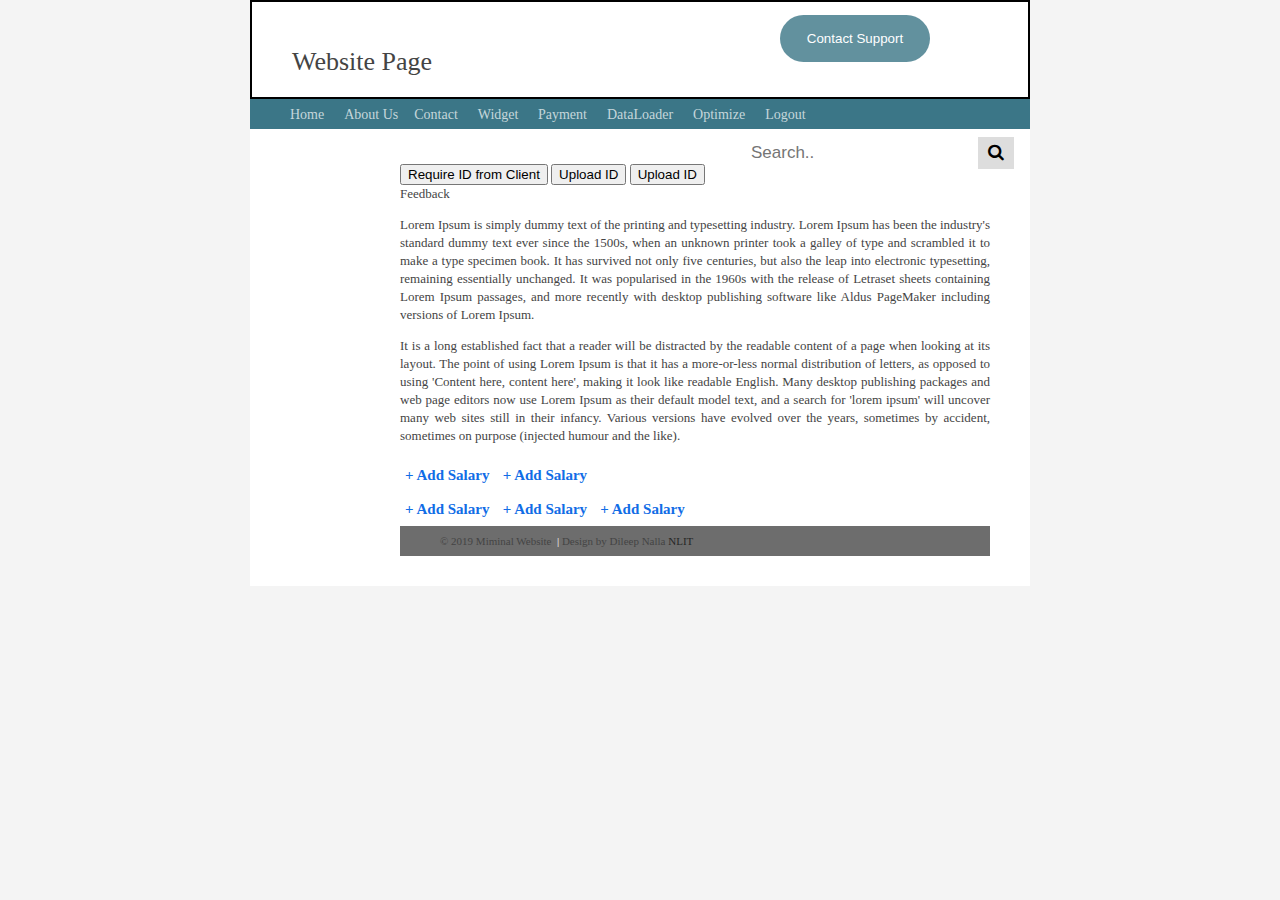
<file: Index.HTML>
<!DOCTYPE html>

<html>

<head>
  <title>Index Page</title>
  <link rel="stylesheet" type="text/css" href="css/Style.css">
  <script type="text/javascript" src="js/scripts.js"></script>
  <link rel="stylesheet" href="https://cdnjs.cloudflare.com/ajax/libs/font-awesome/4.7.0/css/font-awesome.min.css">

</head>

<body>
  <div class="container">
    <header class="header">
      <a class="Link-title" href="./Index.HTML">Website Page</a>
      <Input type="button" class="open-button" onclick="openForm()" value="Contact Support"></Input>
      <div class="form-popup" id="myForm">
        <form action="./Index.HTML" class="Sform-container">
          <h1>Submit a Ticket</h1>
          <br />
          <hr>
          <!-- <label for="URL"><b>URL</b></label>
            <p id="url"></p> -->
          <br />
          <span>
            <label for="Category"><b>Category:</b></label>
            <select id="category">
              <option value="">--select--</option>
              <option id="cat1" value="Custom Feedback Category -1">Custom Feedback Category -1</option>
              <option id="cat2" value="Custom Feedback Category -2">Custom Feedback Category -2</option>
              <option id="cat3" value="Custom Feedback Category -3">Custom Feedback Category -3</option>
              <option id="cat4" value="Custom Feedback Category -4">Custom Feedback Category -4</option>
            </select>
          </span>
          <br />
          <br />
          <label for="Subject"><b>Subject</b></label>
          <input type="text" id="subject" name="Subject">
          <br />
          <label for="Description"><b>Description</b></label>
          <textarea name="Message" id="description" cols="30" rows="10" required>
            </textarea>
          <br />
          <button type="submit" class="btn" onclick="createTicket()">Submit</button>

          <button type="button" class="btn cancel" onclick="closeForm()">Close</button>
        </form>
      </div>
    </header>

    <nav class="menu">

      <a href="./Index.HTML">Home</a> &nbsp;&nbsp;&nbsp;
      <a href="./About.HTML">About Us</a>&nbsp;&nbsp;&nbsp;
      <a href="./Contact.HTML">Contact</a> &nbsp;&nbsp;&nbsp;
      <a href="./Widget.html">Widget </a> &nbsp;&nbsp;&nbsp;
      <a href="./Payment.html">Payment</a> &nbsp;&nbsp;&nbsp;
      <a href="./dataloader.html">DataLoader</a> &nbsp;&nbsp;&nbsp;
      <a href="./Optimize.html">Optimize</a> &nbsp;&nbsp;&nbsp;
      <a href="./Login.HTML" onclick="deleteAllCookies()">Logout</a>



    </nav>

    <div class="search-container">
    
        <input type="text" id="searchbar" placeholder="Search.." name="search">
        <button  onclick="captureSearchtext()"><i class="fa fa-search"></i></button>
      
    </div>

    <article class="main">

      <!-- <img src="http://placehold.it/300x200" alt="">  -->

      
      <div>
        <Span>
          <button class="btn btn-primary" onclick="showengagement()">Require ID from Client</button>
        </Span>
        <Span>
          <button id="uploadid" onclick="launchZendeskChat()" class="btn btn-primary">Upload ID</button>
        </Span>
        <Span>
          <button id="uploadid" onclick="launchZendeskChat()" class="btn btn-primary">Upload ID</button>
        </Span>

      </div>

      

      <div>
        <span class="feedback" onclick="launchZendeskChat()">Feedback</span>

        <p>Lorem Ipsum is simply dummy text of the printing and typesetting industry. Lorem Ipsum has been the
          industry's
          standard dummy text ever since the 1500s, when an unknown printer took a galley of type and scrambled it to
          make
          a type specimen book. It has survived not only five centuries, but also the leap into electronic typesetting,
          remaining essentially unchanged. It was popularised in the 1960s with the release of Letraset sheets
          containing
          Lorem Ipsum passages, and more recently with desktop publishing software like Aldus PageMaker including
          versions
          of Lorem Ipsum.</p>
        <p>It is a long established fact that a reader will be distracted by the readable content of a page when looking
          at its layout. The point of using Lorem Ipsum is that it has a more-or-less normal distribution of letters, as
          opposed to using 'Content here, content here', making it look like readable English. Many desktop publishing
          packages and web page editors now use Lorem Ipsum as their default model text, and a search for 'lorem ipsum'
          will uncover many web sites still in their infancy. Various versions have evolved over the years, sometimes by
          accident, sometimes on purpose (injected humour and the like).</p>
      </div>
      <div>
        <button class="test_glassdoor test_glassdoor_1" data-test-btn="addSalary" onclick="addSalary()">
          <span>+ Add Salary</span>
        </button>

        <button class="test_glassdoor test_glassdoor_1" data-test-btn="addSalary" onclick="addSalary()">
          <span>+ Add Salary</span>
        </button>



      </div>


      <div>
        <button class="test_glassdoor test_glassdoor_1" data-test-btn="addSalary" onclick="addSalary()">
          <span>+ Add Salary</span>
        </button>

        <button class="test_glassdoor test_glassdoor_1" data-test-btn="addSalary" onclick="addSalary()">
          <span>+ Add Salary</span>
        </button>

        <button class="test_glassdoor test_glassdoor_1" data-test-btn="addSalary" onclick="addSalary()">
          <span>+ Add Salary</span>
        </button>

      </div>

      <footer>
        &copy; 2019 Miminal Website &nbsp;<span class="seperator">|</span> Design by Dileep Nalla <a
          href="http://www.NLIT.com">NLIT</a>
      </footer>

    </article>
  </div>
</body>

</html>
</file>
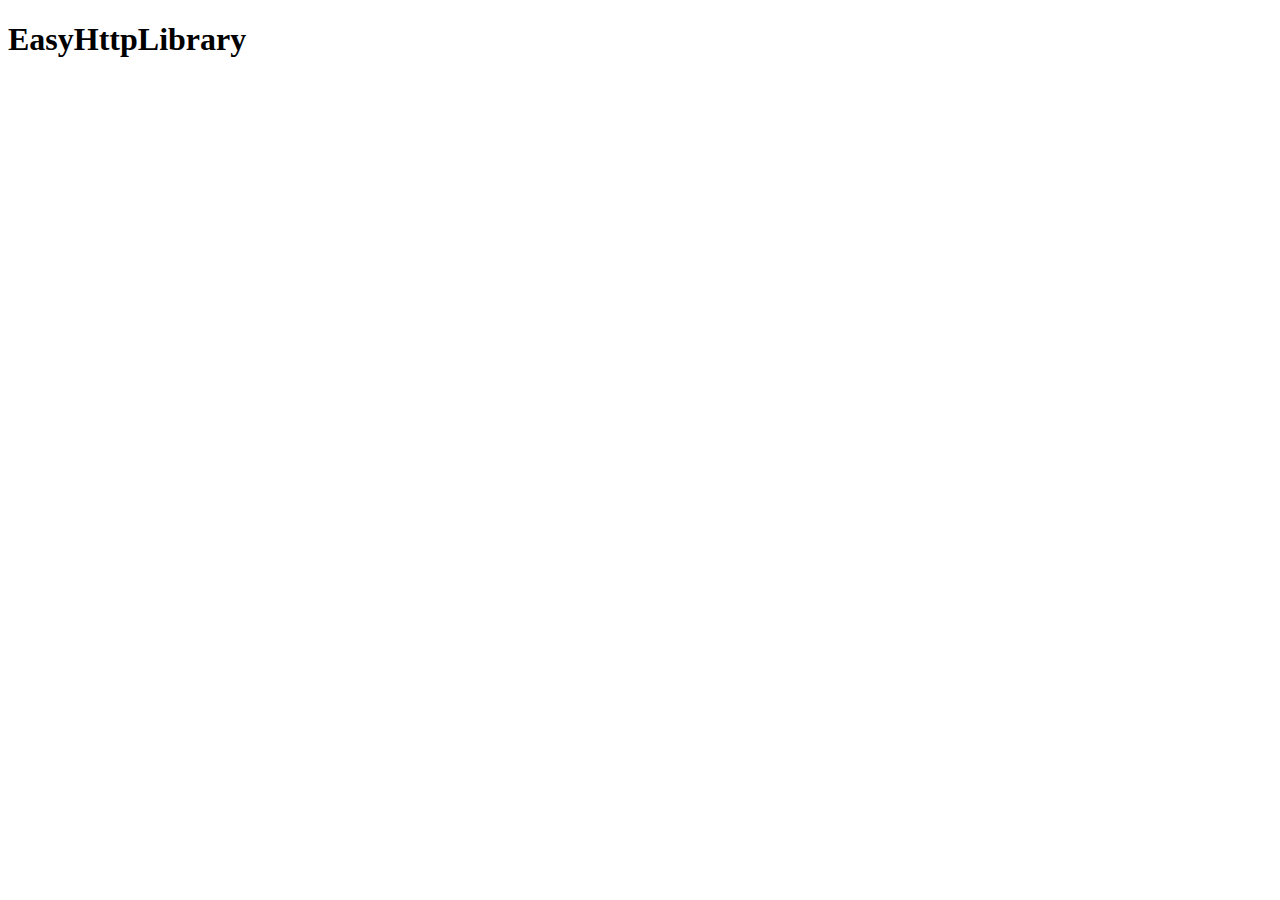
<file: callback.html>
<!DOCTYPE html>
<html lang="en">
<head>
    <meta charset="UTF-8">
    <meta http-equiv="X-UA-Compatible" content="IE=edge">
    <meta name="viewport" content="width=device-width, initial-scale=1.0">
    <title>EasyHttp</title>
</head>
<body>
    <h1>EasyHttpLibrary</h1>
<script src=js/easyhttp.js></script>
<script src=js/appcallback.js></script>
</body>
</html>
</file>
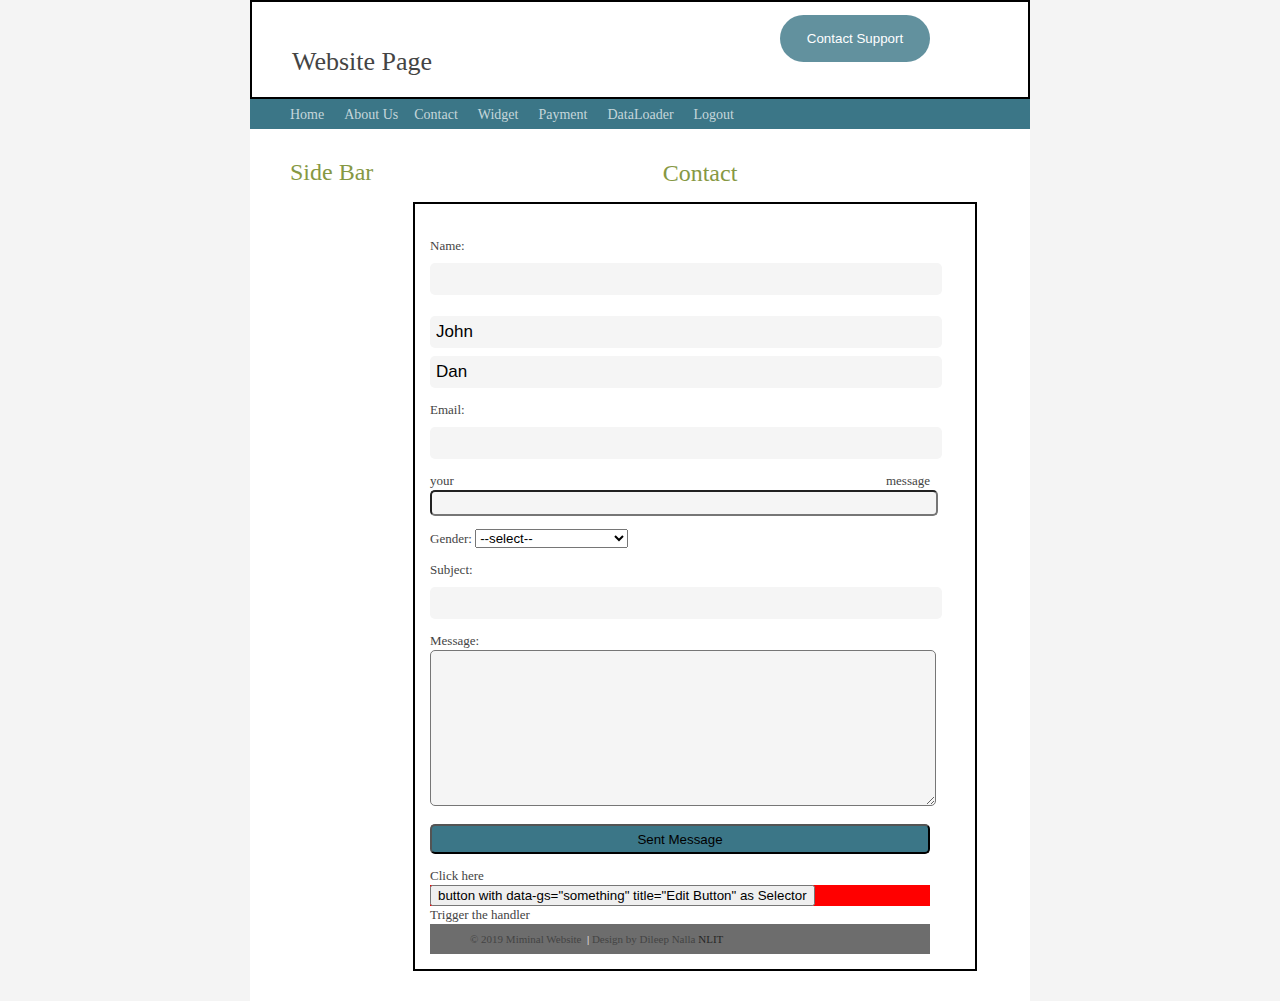
<file: Contact.HTML>
<!DOCTYPE html>

<html>
<head>
    <title>Contact Page</title>
    <link rel="stylesheet" type ="text/css" href="css/Style.css">
    <script type="text/javascript" src="js/scripts.js"></script> 
    
</head>
<body id="contact" onload="loadContactPage()">
<div class="container">
  <header class="header">
    <a class="Link-title" href="./Index.HTML">Website Page</a>
    <Input type="button" class="open-button" onclick="openForm()" value="Contact Support"></Input>
    <div class="form-popup" id="myForm">
        <form action="./Contact.HTML" class="Sform-container">
            <h1>Submit a Ticket</h1>
            <br />
            <hr>
            <br />
            <span>
                <label for="Category"><b>Category:</b></label>
                <select id="category">
                    <option value="">--select--</option>
                    <option id="cat1" value="Best practice help">Best practice help</option>
                    <option id="cat2" value="Other">Other</option>
                    <option id="cat3" value="General feedback">General feedback</option>
                    <option id="cat4" value="Feature reques">Feature request</option>
                </select>
            </span>
            <br />
            <br />
            <label for="Subject"><b>Subject</b></label>
            <input type="text" id="subject" name="Subject">
            <br />
            <label for="Description"><b>Description</b></label>
            <textarea name="Message" id="description" cols="30" rows="10" required>
            </textarea>
            <br />
            <button type="submit" class="btn" onclick="createTicket()">Submit</button>

            <button type="button" class="btn cancel" onclick="closeForm()">Close</button>
        </form>
    </div>
  </header>
  
  <nav class="menu">
  
    <a href="./Index.HTML">Home</a> &nbsp;&nbsp;&nbsp;
    <a href="./About.HTML">About Us</a>&nbsp;&nbsp;&nbsp;
    <a href="./Contact.HTML">Contact</a> &nbsp;&nbsp;&nbsp;
    <a href="./Widget.html">Widget</a> &nbsp;&nbsp;&nbsp;
    <a href="./Payment.html">Payment</a> &nbsp;&nbsp;&nbsp;
    <a href="./dataloader.html">DataLoader</a> &nbsp;&nbsp;&nbsp;
    <a href="./Login.HTML" onclick="deleteAllCookies()">Logout</a>
  </nav>
    
  
    
 <aside>
    <h1> Side Bar  </h1>
 </aside>
 <article class="main">
       <!-- <img src="http://placehold.it/300x200" alt="">  -->
       <h1 class="page-heading">Contact</h1>
       <div id="form">
         <form id="msgbox" method="post" action="About.HTML" >
          <p>
          <label for ="Name">Name:</label>
          <input type="text" name="name" required>
          </p>
       <input type="text" name="firstname" value="John">
       <input type="text" name="firstname" value="Dan">

          <p>
          <label for ="Email">Email:</label>
          <input type="text" name="email" required>
          </p>
        <label for="msg">your message</label>
        <input id="msg" value="" />
        <p>
            <label for = "Gender"> Gender:</label>
        <select>
            <option value="">--select--</option>
           <option id="mal" value="male">Male</option>
              <option id="fem" value="Female">Female</option>
              <option id="oth" value="Other">Other</option>
              <option value="NA">Not Willing to disclose</option>
        </select>
        </p>


          <p>
          <label for ="Subject">Subject:</label>
          <input type="text" name="subject" required>
          </p>
          <p>
          <label for ="Message">Message:</label>     
         <textarea name="Message" id="message" cols="30" rows="10" required>
          
         </textarea>
         </p>
          <p>
           <input type="submit" id="submit" name="Submit" value="Sent Message">
          </p>

 <div id="target">
  Click here
</div>
<div Style="background-color:red">
    <button  data-gs="somethingone" title="Edit Button" onclick="callglobal();">button with  data-gs="something" title="Edit Button" as Selector </button>
</div>
<div id="other">
  Trigger the handler
</div>

  </form>
  

    
 <footer>
    &copy; 2019 Miminal Website  &nbsp;<span class="seperator">|</span> Design by Dileep Nalla <a href="http://www.NLIT.com">NLIT</a>
   </footer>
   
 </article>
</div>
</body>
</html>
</file>
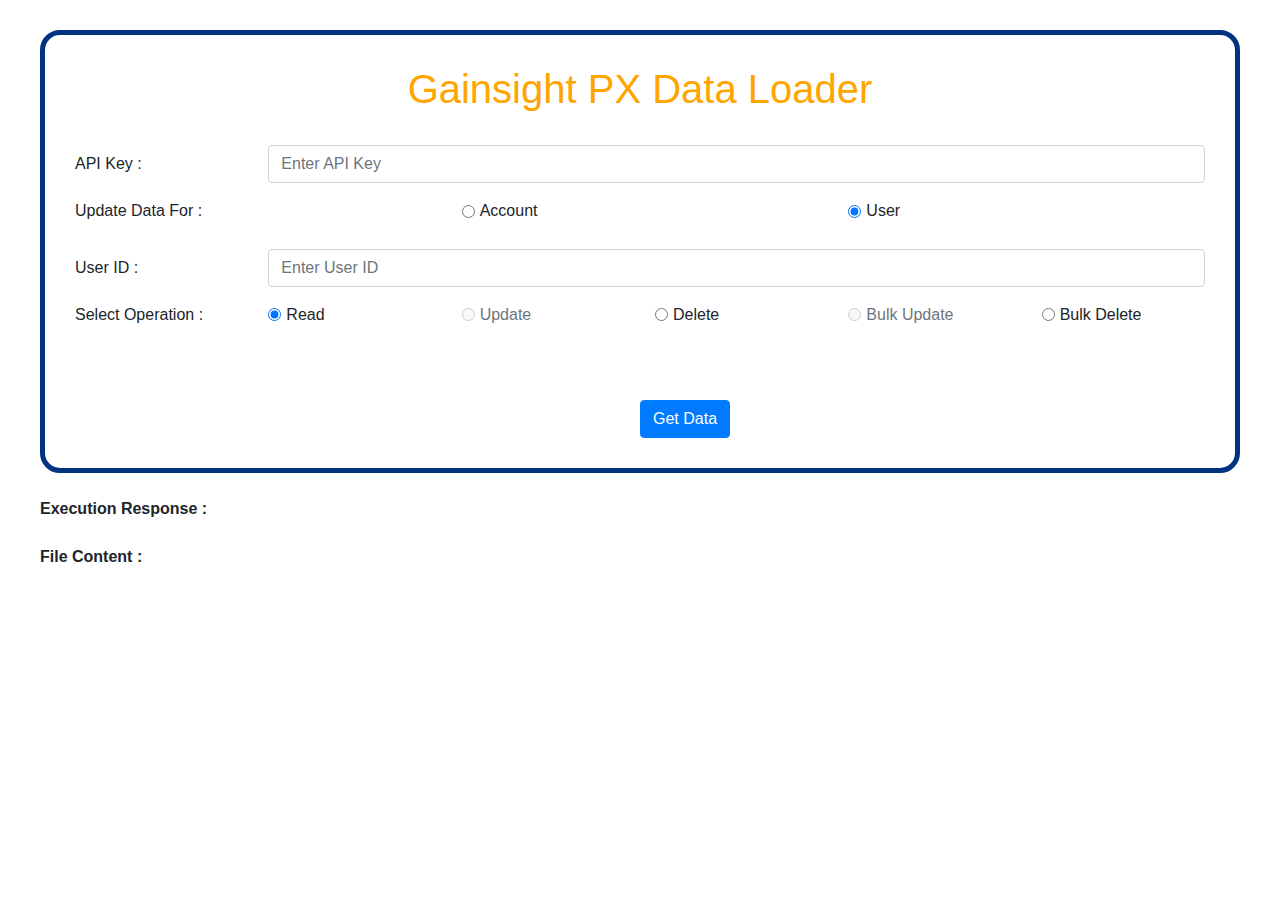
<file: dataloader.html>
<!DOCTYPE html>
<html lang="en">

<head>
	<meta charset="UTF-8">
	<meta name="viewport" content="width=device-width, initial-scale=1.0">
	<title>Gainsight PX Dataloader</title>
	<link rel="stylesheet" href="https://stackpath.bootstrapcdn.com/bootstrap/4.3.1/css/bootstrap.min.css"
		integrity="sha384-ggOyR0iXCbMQv3Xipma34MD+dH/1fQ784/j6cY/iJTQUOhcWr7x9JvoRxT2MZw1T" crossorigin="anonymous">
	<style>
		table {
			font-family: arial, sans-serif;
			border-collapse: collapse;
			width: 100%;
		}

		td,
		th {
			border: 1px solid #dddddd;
			text-align: left;
			padding: 8px;
		}

		tr:nth-child(even) {
			background-color: #dddddd;
		}

		.exe_btn_cls {

			margin: 50%;
		}

		#loader-page {
			padding: 30px 40px 0px 40px;

		}

		#mainform {
			border: solid 5px rgb(0, 51, 128);
			margin-top: 0px;
			border-radius: 20px;
			padding: 30px;
		}

		h1 {
			text-align: center;
			color: orange;
		}
	</style>
	<script src="https://code.jquery.com/jquery-3.5.1.min.js"
		integrity="sha256-9/aliU8dGd2tb6OSsuzixeV4y/faTqgFtohetphbbj0=" crossorigin="anonymous"></script>
	<script src="https://stackpath.bootstrapcdn.com/bootstrap/4.5.2/js/bootstrap.min.js"
		integrity="sha384-B4gt1jrGC7Jh4AgTPSdUtOBvfO8shuf57BaghqFfPlYxofvL8/KUEfYiJOMMV+rV" crossorigin="anonymous">
	</script>
	<script src="js/papaparse.js"></script>
<!-- Gainsight PX Tag-->
<script type="text/javascript">
	(function(n,t,a,e,co){var i="aptrinsic";n[i]=n[i]||function(){
		(n[i].q=n[i].q||[]).push(arguments)},n[i].p=e;n[i].c=co;
	  var r=t.createElement("script");r.async=!0,r.src=a+"?a="+e;
	  var c=t.getElementsByTagName("script")[0];c.parentNode.insertBefore(r,c)
	})(window,document,"https://web-sdk.aptrinsic.com/api/aptrinsic.js","AP-YMYLASNWMODO-2");
  </script>
  <!-- Gainsight PX Tag-->

	<script>
		var filecontent;
		var objselect = "User";
		var oprselect = "Read";
		var count = 0;
		// Code to display Button
		document.addEventListener('DOMContentLoaded', function () {
			let x = document.getElementById('execute_button_area');
			addExecuteButton(x);
			x.addEventListener('click', function (ev) {
				if (count == 0) {
					if (objselect === "User" && oprselect === "Read") {
						if (getUserId) {
							getUserData();
						}
					} else if (objselect === "Account" && oprselect === "Read") {
						if (getAccountId) {
							getAccountData();
						}
					}
				}
			});
		});

		function addExecuteButton(parent) {
			let b = document.createElement('button');
			b.setAttribute("id", "btn_execute");
			b.setAttribute("class", "btn btn-primary");
			b.textContent = "Get Data";
			parent.appendChild(b);
			return b;

		}
		$(document).ready(function () {
			//show hide account\user related fields
			$("input[name='objectSelection']").click(function () {
				var tempobj = $(this).val();
				objselect = tempobj;
				$("div.objectOutput").hide();
				$("#" + tempobj + "IdInput").show();
			});
			//handling fields when selecting 'bulk' option
			$("input[name='operationSelection']").click(function () {
				var temp = $(this).val();
				oprselect = temp;
				count++;
				$("div.custom-file").hide();
				$("input.objectOutput").prop('disabled', false);
				if (temp === "Bulk_Update" || temp === "Bulk_Delete") {
					$("input.objectOutput").prop('disabled', true);
					$("div.custom-file").show();
				}

				let m = document.getElementById('btn_execute');
				addExecuteButton(m);

				function addExecuteButton(parent) {
					if (count > 0) {
						if (oprselect === "Read") {
							parent.setAttribute("class", "btn btn-primary");
							parent.textContent = "Get Data";
							parent.addEventListener('click', function (ev) {

								if (objselect === "User" && oprselect === "Read") {
									if (getUserId) {
										getUserData();
									}
								} else if (objselect === "Account" && oprselect === "Read") {

									if (getAccountId) {
										getAccountData();
									}
								}

							});
							
						} else if (oprselect === "Update") {
							parent.setAttribute("class", "btn btn-warning");
							parent.textContent = "Update";
							parent.addEventListener('click', function (ev) {
								unHandledOperation();
							});
						} else if (oprselect === "Delete") {
							parent.setAttribute("class", "btn btn-danger");
							parent.textContent = "Delete";
							parent.addEventListener('click', function (ev) {
								if (objselect === "User" && oprselect === "Delete") {
									if (getUserId) {
										deleteUserData();
									}
								} else if (objselect === "Account" && oprselect === "Delete") {
									if (getAccountId) {
										deleteAccData();
									}
								}
							});

						} else if (oprselect === "Bulk_Update") {

							parent.setAttribute("class", "btn btn-warning");
							parent.textContent = "Update All";
							parent.addEventListener('click', function (ev) {
								unHandledOperation();
							});

						} else {

							parent.setAttribute("class", "btn btn-danger");
							parent.textContent = "Delete All";
							parent.addEventListener('click', function (ev) {
								deleteAllData(filecontent);
							});

						}
					}
					return parent;
				}

			});
			//override the default form submit with the handler function
			$('#mainform').submit(function () {
				clickHandler();
				return false;
			});
			//listener to parse csv file
			$('#customFile').on('change', function (event) {
				$("label[for='customFile']").text($('#customFile').val());
				Papa.parse(event.target.files[0], {
					complete: function (results) {
						filecontent = results;
						filePreview(filecontent);
						console.log(filecontent);
						console.log(filecontent.value);
					}
				});
			})
		});

		function deleteAllData(filejson) {
			$.each(filejson.data, function (key, value) {
				if (key >= 1 && value != null) {
					var myHeaders = new Headers();
					myHeaders.append("X-Requested-With", "XMLHttpRequest");
					myHeaders.append("Content-Type", "application/json");
					myHeaders.append("X-APTRINSIC-API-KEY", $('#apikey').val());

					var raw = "";

					var requestOptions = {
						method: 'DELETE',
						headers: myHeaders,
						body: raw,
						redirect: 'follow'
					};
					if (objselect === "User" && oprselect ==="Bulk_Delete") {
						fetch("https://app-be.aptrinsic.com/v1/users/" + value, requestOptions)
							.then(response => response.text())
							.then(result => console.log(result))
							.catch(error => console.log('error', error));
							var table = document.getElementById("responseTable");
							table.remove(key);
					}
					else if(objselect === "Account" && oprselect ==="Bulk_Delete"){
						fetch("https://app-be.aptrinsic.com/v1/accounts/" + value, requestOptions)
							.then(response => response.text())
							.then(result => console.log(result))
							.catch(error => console.log('error', error));
					}
					

				}
			});
		}

		function filePreview(filejson) {
			var tbl_body = document.createElement("tbody");
			var odd_even = false;
			$.each(filejson.data, function () {
				var tbl_row = tbl_body.insertRow();
				tbl_row.className = odd_even ? "odd" : "even";
				$.each(this, function (k, v) {
					var cell = tbl_row.insertCell();
					cell.appendChild(document.createTextNode(v.toString()));
				});
				odd_even = !odd_even;
			});
			$('#executeButton').attr("disabled", true);
			$("#responseTable").append(tbl_body);



		}

		function setHeader() {
			$.ajaxSetup({
				headers: {
					"X-Requested-With": "XMLHttpRequest",
					"Content-Type": "application/json",
					"X-APTRINSIC-API-KEY": $('#apikey').val()
				}
			});

		}

		function getUserId() {
			return $("#useridentify").val();
		}

		function getAccountId() {
			return $("#accountidentify").val();
		}

		function handleResponseSuccess(result, status, xhr) {
			// var csv = Papa.unparse(JSON.stringify(result).replace('\"', '"'));
			if (oprselect === "Read") {
				showalert('Fetch Success', "alert-success");
			} else if (oprselect === "Delete") {
				showalert('Delete Success', "alert-success");
			}

			//https://www.encodedna.com/javascript/practice-ground/default.htm?pg=convert_json_to_table_javascript
			var user = [result];
			var col = [];
			for (var i = 0; i < user.length; i++) {
				for (var key in user[i]) {
					if (col.indexOf(key) === -1) {
						col.push(key);
					}
				}
			}
			// Create a table.
			var table = document.getElementById("responseTable");

			// Create table header row using the extracted headers above.
			var tr = table.insertRow(-1); // table row.

			for (var i = 0; i < col.length; i++) {
				var th = document.createElement("th"); // table header.
				th.innerHTML = col[i];
				tr.appendChild(th);
			}
			// add json data to the table as rows.
			for (var i = 0; i < user.length; i++) {

				tr = table.insertRow(-1);

				for (var j = 0; j < col.length; j++) {
					var tabCell = tr.insertCell(-1);
					tabCell.innerHTML = user[i][col[j]];
				}
			}

		}

		function handleResponseError(result, status, xhr) {
			showalert(JSON.stringify(result), "alert-danger");
		}

		function getUserData() {
			var userid = getUserId();
			setHeader();

			$.ajax({
				dataType: "json",
				url: "https://app-be.aptrinsic.com/v1/users/" + userid,
				success: function (data, status, xhr) {
					handleResponseSuccess(data, status, xhr);
				},
				error: function (data, status, xhr) {
					handleResponseError(data, status, xhr);
				}
			});
		}

		function deleteUserData() {
			var userid = getUserId();
			setHeader();
			$.ajax({
				dataType: "text",
				url: "https://app-be.aptrinsic.com/v1/users/" + userid,
				method: "DELETE",
				success: function (data, status, xhr) {
					handleResponseSuccess(data, status, xhr);
				},
				error: function (data, status, xhr) {
					handleResponseError(data, status, xhr);
				}
			});

			// 	var myHeaders = new Headers();
			// 	myHeaders.append("X-Requested-With", "XMLHttpRequest");
			// 	myHeaders.append("Content-Type", "application/json");
			// 	myHeaders.append("X-APTRINSIC-API-KEY", $('#apikey').val());

			// 	var raw = "";

			// 	var requestOptions = {
			// 		method: 'DELETE',
			// 		headers: myHeaders,
			// 		body: raw,
			// 		redirect: 'follow'
			// 	};

			// 	fetch("https://app-be.aptrinsic.com/v1/users/" + userid, requestOptions)
			// 		.then(response => response.text())
			// 		.then(result => console.log(result))
			// 		.catch(error => console.log('error', error));
		}

		function deleteAccData()
		{			
			var acctid = getAccountId();
			setHeader();
			$.ajax({
				dataType: "text",
				url: "https://app-be.aptrinsic.com/v1/accounts/" + acctid,
				method: "DELETE",
				success: function (data, status, xhr) {
					handleResponseSuccess(data, status, xhr);
				},
				error: function (data, status, xhr) {
					handleResponseError(data, status, xhr);
				}
			});
		}

		function updateUserData() {
			showalert("Work in progress, try fetch or delete", "alert-danger");
		}

		function unHandledOperation() {
			showalert("we haven't implemented that yet", "alert-danger");

		}

		function showalert(message, alerttype) {
			//Types of alerts -- "alert-danger","alert-success","alert-info","alert-warning"
			$('#executionResult').append('<div class="alert-dismissible fade show alert ' + alerttype + '">' +
				message +
				'<button type="button" class="close" data-dismiss="alert" aria-label="Close"><span aria-hidden="true">&times;</span></button></div>'
			);

			//setTimeout(() => {$('#executionResult').remove();}, 5000);

			
		}

		function clickHandler() {
			$('#btn_execute').attr("disabled", true);
			//  $('#btn_execute').html(
			//  	`<span class="spinner-border spinner-border-sm" role="status" aria-hidden="true"></span>Loading...`
			//  );
			//$('#btn_execute').text("Execute");
			$('#btn_execute').attr("disabled", false);
		}

		function getAccountData() {
			var acctid = getAccountId();
			setHeader();

			$.ajax({
				dataType: "json",
				url: "https://app-be.aptrinsic.com/v1/accounts/" + acctid,
				success: function (data, status, xhr) {
					handleResponseSuccess(data, status, xhr);
				},
				error: function (data, status, xhr) {
					handleResponseError(data, status, xhr);
				}
			});
		}
	</script>
</head>

<body id="loader-page">
	<form id="mainform" action="?php echo $_SERVER[upload.php]" method="POST" enctype="multipart/form-data">
		<h1>Gainsight PX Data Loader</h1>
		<br>

		<div class="form-group row">
			<label for="apikey" class="col-sm-2 col-form-label">API Key :</label>
			<div class="col-sm-10"><input type="password" class="form-control" id="apikey" placeholder="Enter API Key"
					required>
			</div>
		</div>
		<div class="row">
			<div class="col">Update Data For : </div>
			<div class="col">
				<div class="form-check form-check-inline">
					<input class="form-check-input" type="radio" name="objectSelection" id="option_account"
						value="Account">
					<label class="form-check-label" for="option_account">Account</label>
				</div>
			</div>
			<div class="col">
				<div class="form-check form-check-inline">
					<input class="form-check-input" type="radio" name="objectSelection" id="option_user" value="User"
						checked>
					<label class="form-check-label" for="option_user">User</label>
				</div>
			</div>
		</div>

		<br />
		<div class="form-group row objectOutput" id="AccountIdInput" style="display:none;">
			<label for="accountidentify" class="col-sm-2 col-form-label">Account ID :</label>
			<div class="col-sm-10"><input type="text" class="form-control objectOutput" id="accountidentify"
					placeholder="Enter Account ID"></div>
		</div>
		<div class="form-group row objectOutput" id="UserIdInput">
			<label for="useridentify" class="col-sm-2 col-form-label">User ID :</label>
			<div class="col-sm-10"><input type="text" class="form-control objectOutput" id="useridentify"
					placeholder="Enter User ID" required></div>
		</div>

		<div class="row">
			<div class="col">Select Operation : </div>
			<div class="col">
				<div class="form-check form-check-inline">
					<input class="form-check-input" type="radio" name="operationSelection" id="option_read" checked
						value="Read">
					<label class="form-check-label" for="option_read">Read</label>
				</div>
			</div>
			<div class="col">
				<div class="form-check form-check-inline">
					<input class="form-check-input" type="radio" name="operationSelection" id="option_update"
						value="Update" disabled>
					<label class="form-check-label" for="option_update">Update</label>
				</div>
			</div>
			<div class="col">
				<div class="form-check form-check-inline">
					<input class="form-check-input" type="radio" name="operationSelection" id="option_delete"
						value="Delete">
					<label class="form-check-label" for="option_delete">Delete</label>
				</div>
			</div>
			<div class="col">
				<div class="form-check form-check-inline">
					<input class="form-check-input" type="radio" name="operationSelection" id="option_bulk_update"
						value="Bulk_Update" disabled>
					<label class="form-check-label" for="option_bulk_update">Bulk Update</label>
				</div>
			</div>
			<div class="col">
				<div class="form-check form-check-inline">
					<input class="form-check-input" type="radio" name="operationSelection" id="option_bulk_delete"
						value="Bulk_Delete">
					<label class="form-check-label" for="option_bulk_delete">Bulk Delete</label>
				</div>
			</div>
		</div>
		<br>
		<div class="custom-file" style="display:none;">
			<input type="file" class="custom-file-input" id="customFile" accept=".csv">
			<label class="custom-file-label" for="customFile">Choose file</label>
		</div>
		<br />
		<br />
		<div>
			<!-- <button type="submit" class="btn btn-primary" id="executeButton">
				Executes
			</button> -->
			<span id="execute_button_area" class="exe_btn_cls"></span>
		</div>
	</form>
	<div>
		<br>
		<b>Execution Response :</b>
		<div id="executionResult"></div>

		<br>
		<b>File Content :</b>
		<table id="responseTable" style="border: 2px;">
		</table>


	</div>
</body>

</html>
</file>
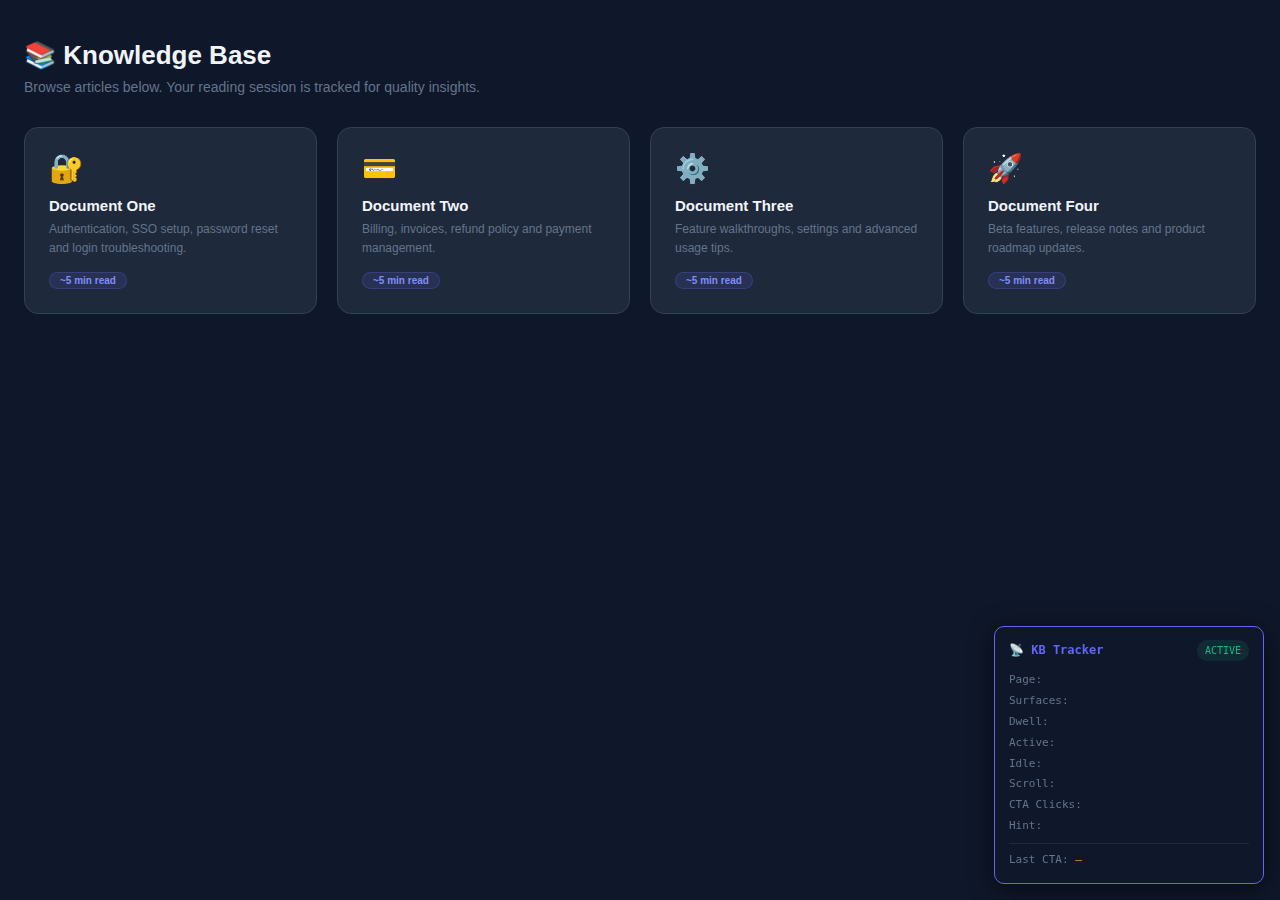
<file: docs.html>
<!DOCTYPE html>
<html lang="en">
<head>
  <meta charset="UTF-8"/>
  <title>Knowledge Base</title>
  <style>
    * { box-sizing: border-box; margin: 0; padding: 0; }
    body { font-family: Inter, sans-serif; background: #0f172a; color: #f1f5f9; padding: 40px 24px; }
    h1   { font-size: 26px; font-weight: 800; margin-bottom: 8px; }
    p.sub{ color: #64748b; font-size: 14px; margin-bottom: 32px; }
    .grid{ display: grid; grid-template-columns: repeat(auto-fit, minmax(220px, 1fr)); gap: 20px; }
    .card{
      background: #1e293b; border: 1px solid #334155; border-radius: 14px;
      padding: 24px; text-decoration: none; color: #f1f5f9;
      transition: border-color .2s, transform .2s; display: block;
    }
    .card:hover { border-color: #6366f1; transform: translateY(-3px); }
    .card .icon { font-size: 28px; margin-bottom: 12px; }
    .card h2    { font-size: 15px; font-weight: 700; margin-bottom: 6px; }
    .card p     { font-size: 12px; color: #64748b; line-height: 1.6; }
    .card .tag  {
      display: inline-block; margin-top: 14px;
      background: #6366f122; color: #818cf8;
      border: 1px solid #6366f144; border-radius: 20px;
      padding: 2px 10px; font-size: 10px; font-weight: 600;
    }
    /* tracker panel */
    #kb-panel{
      position:fixed; bottom:16px; right:16px; z-index:9999;
      background:#0f172a; color:#f1f5f9; font-family:monospace; font-size:11px;
      border:1px solid #6366f1; border-radius:10px; padding:12px 14px;
      width:270px; box-shadow:0 4px 24px rgba(0,0,0,.6); line-height:1.9;
    }
    #kb-panel .ph{ display:flex; justify-content:space-between; align-items:center; margin-bottom:8px; }
    #kb-panel .pt{ color:#6366f1; font-weight:700; font-size:12px; }
    #kb-panel .ps{ border-radius:20px; padding:1px 8px; font-size:10px; }
    #kb-panel .lbl{ color:#64748b; }
    #kb-panel .sep{ border:none; border-top:1px solid #1e293b; margin:6px 0; }
  </style>
  <script type="text/javascript" src="js/scripts.js"></script> 
</head>

<!-- Change data-page-id and data-page-title on every page -->
<body data-page-id="docs" data-page-title="Knowledge Base Home">

  <h1>📚 Knowledge Base</h1>
  <p class="sub">Browse articles below. Your reading session is tracked for quality insights.</p>

  <div class="grid">
    <a class="card" href="document_one.html">
      <div class="icon">🔐</div>
      <h2>Document One</h2>
      <p>Authentication, SSO setup, password reset and login troubleshooting.</p>
      <span class="tag">~5 min read</span>
    </a>
    <a class="card" href="document_two.html">
      <div class="icon">💳</div>
      <h2>Document Two</h2>
      <p>Billing, invoices, refund policy and payment management.</p>
      <span class="tag">~5 min read</span>
    </a>
    <a class="card" href="document_three.html">
      <div class="icon">⚙️</div>
      <h2>Document Three</h2>
      <p>Feature walkthroughs, settings and advanced usage tips.</p>
      <span class="tag">~5 min read</span>
    </a>
    <a class="card" href="document_four.html">
      <div class="icon">🚀</div>
      <h2>Document Four</h2>
      <p>Beta features, release notes and product roadmap updates.</p>
      <span class="tag">~5 min read</span>
    </a>
  </div>

  <!-- ── TRACKER (fully inlined — no external file needed) ───── -->
  <div id="kb-panel">
    <div class="ph">
      <span class="pt">📡 KB Tracker</span>
      <span class="ps" id="ps" style="background:#10b98122;color:#10b981">ACTIVE</span>
    </div>
    <div><span class="lbl">Page: </span><span id="p-title"></span></div>
    <div><span class="lbl">Surfaces: </span><span id="p-surf"></span></div>
    <div><span class="lbl">Dwell: </span><span id="p-dwell"></span></div>
    <div><span class="lbl">Active: </span><span id="p-active"></span></div>
    <div><span class="lbl">Idle: </span><span id="p-idle"></span></div>
    <div><span class="lbl">Scroll: </span><span id="p-scroll"></span></div>
    <div><span class="lbl">CTA Clicks: </span><span id="p-cta"></span></div>
    <div><span class="lbl">Hint: </span><span id="p-hint"></span></div>
    <hr class="sep"/>
    <div><span class="lbl">Last CTA: </span><span id="p-lastcta" style="color:#f59e0b">—</span></div>
  </div>

  <script>
    (function () {
      const PAGE_ID    = document.body.dataset.pageId    || location.pathname;
      const PAGE_TITLE = document.body.dataset.pageTitle || document.title;
      const IDLE_MS    = 30000;
      const BOUNCE_MS  = 3000;
      const STORE_KEY  = 'kb_' + PAGE_ID;

      // ── state
      const t = {
        surfaceTime:   Date.now(),
        activeStart:   Date.now(),
        totalActiveMs: 0,
        isActive:      true,
        idleTimer:     null,
        maxScroll:     0,
        scrollDone:    new Set(),
        ctaClicks:     [],
      };

      // surface count (persisted across revisits in same browser session)
      let stored = {};
      try { stored = JSON.parse(sessionStorage.getItem(STORE_KEY) || '{}'); } catch(_){}
      const surfaceCount = (stored.surfaceCount || 0) + 1;

      // ── helpers
      const scrollPct = () => {
        const d = document.documentElement;
        const s = d.scrollTop || document.body.scrollTop;
        const h = d.scrollHeight - d.clientHeight;
        return h > 0 ? Math.round(s / h * 100) : 100;
      };

      const pause = () => {
        if (!t.isActive) return;
        t.totalActiveMs += Date.now() - t.activeStart;
        t.isActive = false;
      };

      const resume = () => {
        if (t.isActive) return;
        t.activeStart = Date.now();
        t.isActive = true;
      };

      const resetIdle = () => {
        resume();
        clearTimeout(t.idleTimer);
        t.idleTimer = setTimeout(pause, IDLE_MS);
      };

      // ── build the variable object (this is what goes to PX)
      const summary = () => {
        pause();
        const dMs  = Date.now() - t.surfaceTime;
        const aMs  = t.totalActiveMs;
        const obj  = {
          pageId:          PAGE_ID,
          pageTitle:       PAGE_TITLE,
          url:             location.href,
          surfaceCount:    surfaceCount,
          referrer:        document.referrer || 'direct',
          dwellSec:        Math.round(dMs / 1000),
          activeTimeSec:   Math.round(aMs / 1000),
          idleTimeSec:     Math.round((dMs - aMs) / 1000),
          maxScrollPct:    t.maxScroll,
          scrollMilestones:[...t.scrollDone],
          ctaClicks:       t.ctaClicks,
          ctaClickCount:   t.ctaClicks.length,
          resolutionHint:  dMs < BOUNCE_MS        ? 'bounce'
                         : aMs/1000 >= 30 && t.maxScroll >= 50 ? 'likely_read'
                         : 'partial_read',
        };
         aptrinsic('track', 'KB Tracker', {"name": pageTitle,"Hint":hc,"Surface Count" :surfaceCount ,"CTA Clicks" : ctaClickCount });
        resume(); // restart after pause
        return obj;
      };

      // ── events
      ['mousemove','keydown','scroll','click','touchstart'].forEach(e =>
        document.addEventListener(e, resetIdle, { passive: true })
      );
      document.addEventListener('visibilitychange', () =>
        document.hidden ? pause() : resume()
      );
      window.addEventListener('blur',  pause);
      window.addEventListener('focus', resume);

      // scroll depth milestones
      window.addEventListener('scroll', () => {
        const p = scrollPct();
        t.maxScroll = Math.max(t.maxScroll, p);
        [25,50,75,100].forEach(s => {
          if (p >= s && !t.scrollDone.has(s)) t.scrollDone.add(s);
        });
      }, { passive: true });

      // CTA click — any <a> or <button>
      document.addEventListener('click', e => {
        const el = e.target.closest('a, button');
        if (!el) return;
        const click = {
          label:    (el.innerText || el.getAttribute('aria-label') || 'unknown').trim().slice(0,60),
          href:     el.href || null,
          tag:      el.tagName.toLowerCase(),
          activeSec:Math.round(t.totalActiveMs / 1000),
          time:     new Date().toISOString(),
        };
        t.ctaClicks.push(click);
        console.log('%c[KB] CTA clicked', 'color:#f59e0b;font-weight:bold', click);
      });

      // page exit — save + console summary
      const onExit = () => {
        const s = summary();
        s.surfaceCount = surfaceCount;
        try { sessionStorage.setItem(STORE_KEY, JSON.stringify(s)); } catch(_){}
        if (s.dwellSec * 1000 < BOUNCE_MS) return;
        console.group('%c[KB Tracker] Session End — ' + PAGE_TITLE, 'color:#6366f1;font-size:13px;font-weight:bold');
        console.table({
          'Page':           s.pageTitle,
          'Surfaces':       s.surfaceCount,
          'Dwell (s)':      s.dwellSec,
          'Active (s)':     s.activeTimeSec,
          'Idle (s)':       s.idleTimeSec,
          'Scroll %':       s.maxScrollPct,
          'CTA Clicks':     s.ctaClickCount,
          'Resolution':     s.resolutionHint,
        });
        console.log('CTA detail:', s.ctaClicks);
        console.log('→ Full object for aptrinsic():', s);
        console.groupEnd();
      };
      window.addEventListener('pagehide',     onExit);
      window.addEventListener('beforeunload', onExit);

      // ── update panel every second
      const $ = id => document.getElementById(id);
      setInterval(() => {
        const s = summary();
        const hc = s.resolutionHint === 'likely_read' ? '#10b981'
                 : s.resolutionHint === 'partial_read' ? '#f59e0b' : '#ef4444';
        $('p-title').textContent  = s.pageTitle;
        $('p-surf').textContent   = s.surfaceCount;
        $('p-dwell').textContent  = s.dwellSec + 's';
        $('p-active').textContent = s.activeTimeSec + 's';
        $('p-idle').textContent   = s.idleTimeSec + 's';
        $('p-scroll').textContent = s.maxScrollPct + '% ' + (s.scrollMilestones.length ? '(' + s.scrollMilestones.join(',') + '%)' : '');
        $('p-cta').textContent    = s.ctaClickCount;
        $('p-hint').innerHTML     = `<span style="color:${hc}">${s.resolutionHint}</span>`;
        $('ps').textContent       = t.isActive ? 'ACTIVE' : 'IDLE';
        $('ps').style.color       = t.isActive ? '#10b981' : '#f59e0b';
        const last = s.ctaClicks.at(-1);
        $('p-lastcta').textContent = last ? last.label : '—';
      }, 1000);

      resetIdle();

      // expose globally for console testing: window.kbTracker.getSummary()
      window.kbTracker = { getSummary: summary };

      console.log('%c[KB Tracker] Ready on: ' + PAGE_TITLE, 'color:#06b6d4;font-weight:bold');



    })();
  </script>


</body>
</html>
</file>
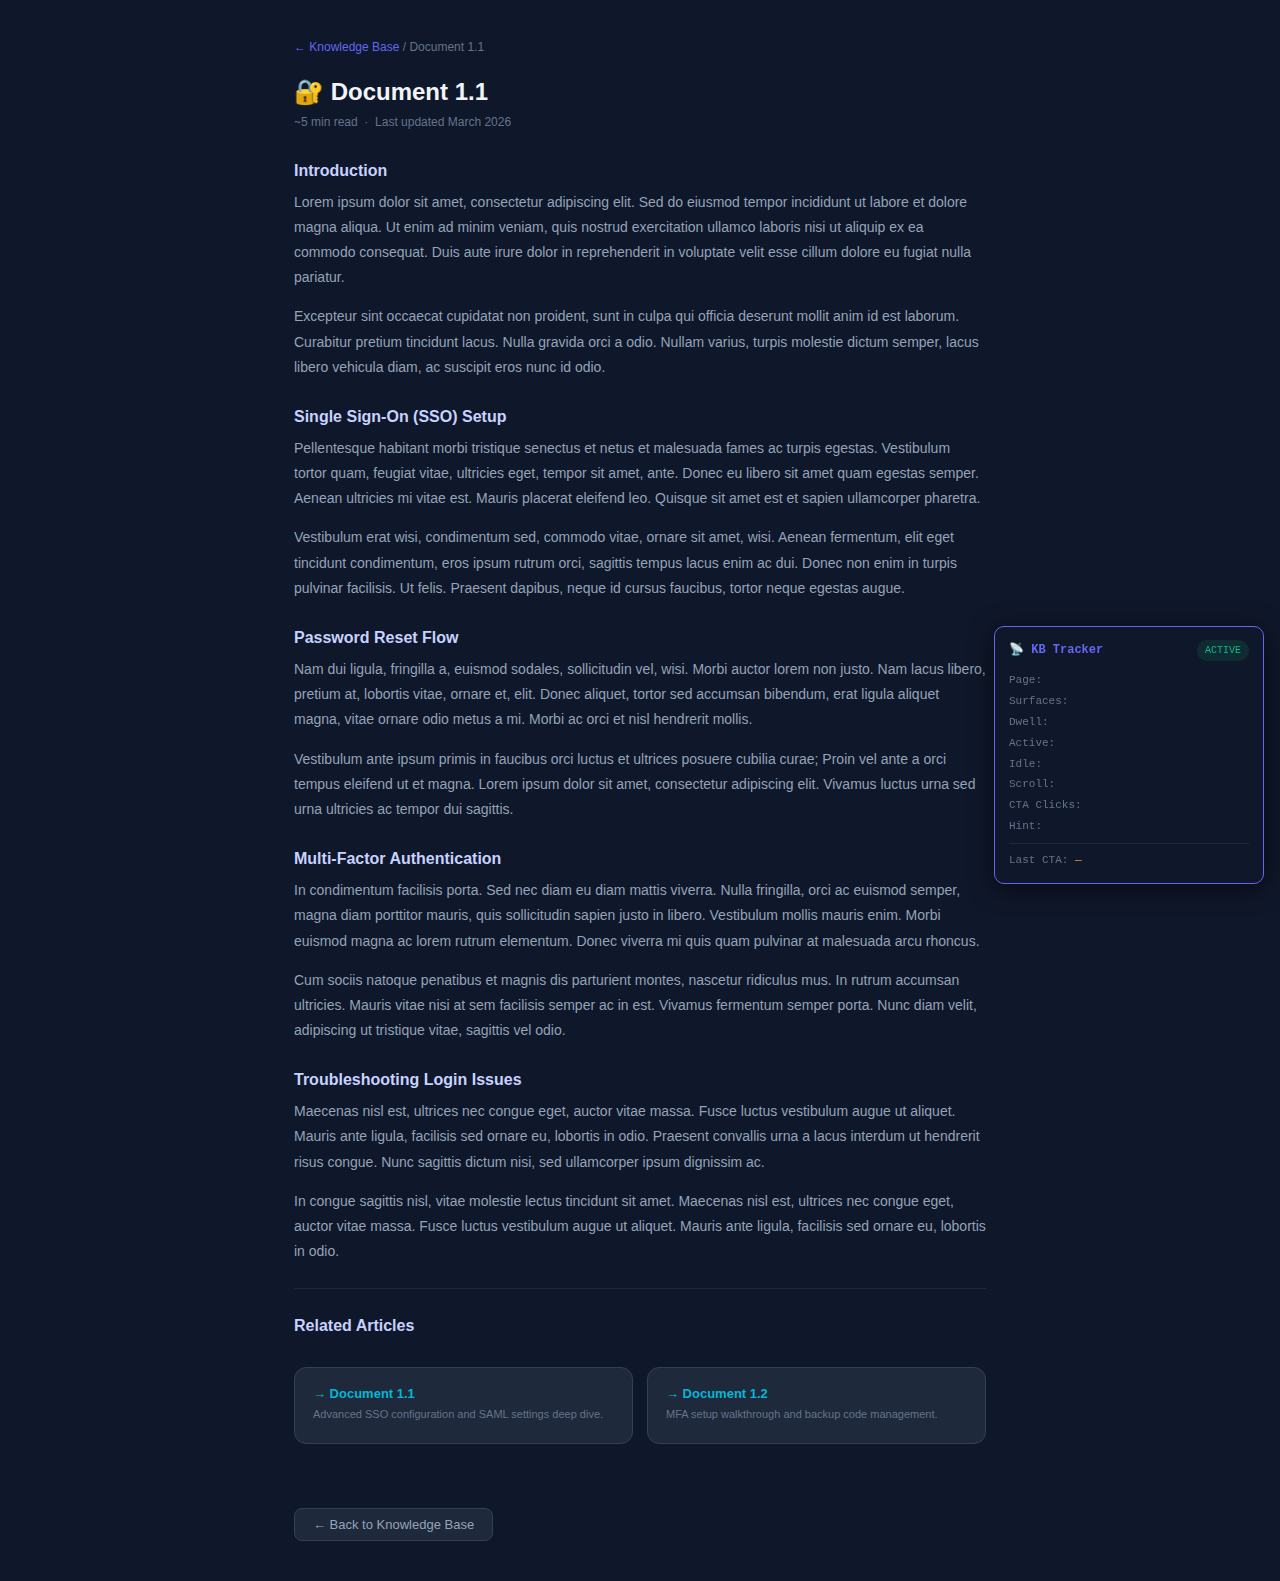
<file: document_1.1.html>
<!DOCTYPE html>
<html lang="en">
<head>
  <meta charset="UTF-8"/>
  <title>Document One — Authentication Guide</title>
  <style>
    * { box-sizing: border-box; margin: 0; padding: 0; }
    body { font-family: Inter, sans-serif; background: #0f172a; color: #f1f5f9; padding: 40px 24px; max-width: 740px; margin: 0 auto; }
    .breadcrumb { font-size: 12px; color: #64748b; margin-bottom: 24px; }
    .breadcrumb a { color: #6366f1; text-decoration: none; }
    h1  { font-size: 24px; font-weight: 800; margin-bottom: 6px; }
    .meta { font-size: 12px; color: #64748b; margin-bottom: 28px; }
    h2  { font-size: 16px; font-weight: 700; margin: 28px 0 10px; color: #c7d2fe; }
    p   { font-size: 14px; color: #94a3b8; line-height: 1.8; margin-bottom: 14px; }

    /* Sub-doc CTA cards */
    .sub-docs { display: grid; grid-template-columns: 1fr 1fr; gap: 14px; margin: 32px 0; }
    .sub-card {
      background: #1e293b; border: 1px solid #334155; border-radius: 12px;
      padding: 18px; text-decoration: none; color: #f1f5f9;
      display: block; transition: border-color .2s;
    }
    .sub-card:hover { border-color: #06b6d4; }
    .sub-card h3 { font-size: 13px; font-weight: 700; margin-bottom: 4px; color: #06b6d4; }
    .sub-card p  { font-size: 11px; color: #64748b; margin: 0; }

    /* Back button */
    .back-btn {
      display: inline-block; margin-top: 32px;
      background: #1e293b; border: 1px solid #334155;
      color: #94a3b8; text-decoration: none;
      padding: 8px 18px; border-radius: 8px; font-size: 13px;
      transition: border-color .2s;
    }
    .back-btn:hover { border-color: #6366f1; color: #f1f5f9; }

    hr { border: none; border-top: 1px solid #1e293b; margin: 24px 0; }
    /* tracker panel */
    #kb-panel{
      position:fixed; bottom:16px; right:16px; z-index:9999;
      background:#0f172a; color:#f1f5f9; font-family:monospace; font-size:11px;
      border:1px solid #6366f1; border-radius:10px; padding:12px 14px;
      width:270px; box-shadow:0 4px 24px rgba(0,0,0,.6); line-height:1.9;
    }
    #kb-panel .ph{ display:flex; justify-content:space-between; align-items:center; margin-bottom:8px; }
    #kb-panel .pt{ color:#6366f1; font-weight:700; font-size:12px; }
    #kb-panel .ps{ border-radius:20px; padding:1px 8px; font-size:10px; }
    #kb-panel .lbl{ color:#64748b; }
    #kb-panel .sep{ border:none; border-top:1px solid #1e293b; margin:6px 0; }
  </style>
</head>

<!-- 
  CHANGE THESE TWO ATTRIBUTES for each page:
  data-page-id   → unique identifier (used as storage key + PX attribute)
  data-page-title → human readable name shown in tracker panel
-->
<body data-page-id="document_1.1" data-page-title="Document 1.1 - Guide">

  <div class="breadcrumb">
    <a href="docs.html">← Knowledge Base</a> / Document 1.1
  </div>

  <h1>🔐 Document 1.1</h1>
  <p class="meta">~5 min read &nbsp;·&nbsp; Last updated March 2026</p>

  <!-- ── BODY CONTENT (5-min lorem ipsum) ───────────────────── -->
  <h2>Introduction</h2>
  <p>Lorem ipsum dolor sit amet, consectetur adipiscing elit. Sed do eiusmod tempor incididunt ut labore et dolore magna aliqua. Ut enim ad minim veniam, quis nostrud exercitation ullamco laboris nisi ut aliquip ex ea commodo consequat. Duis aute irure dolor in reprehenderit in voluptate velit esse cillum dolore eu fugiat nulla pariatur.</p>
  <p>Excepteur sint occaecat cupidatat non proident, sunt in culpa qui officia deserunt mollit anim id est laborum. Curabitur pretium tincidunt lacus. Nulla gravida orci a odio. Nullam varius, turpis molestie dictum semper, lacus libero vehicula diam, ac suscipit eros nunc id odio.</p>

  <h2>Single Sign-On (SSO) Setup</h2>
  <p>Pellentesque habitant morbi tristique senectus et netus et malesuada fames ac turpis egestas. Vestibulum tortor quam, feugiat vitae, ultricies eget, tempor sit amet, ante. Donec eu libero sit amet quam egestas semper. Aenean ultricies mi vitae est. Mauris placerat eleifend leo. Quisque sit amet est et sapien ullamcorper pharetra.</p>
  <p>Vestibulum erat wisi, condimentum sed, commodo vitae, ornare sit amet, wisi. Aenean fermentum, elit eget tincidunt condimentum, eros ipsum rutrum orci, sagittis tempus lacus enim ac dui. Donec non enim in turpis pulvinar facilisis. Ut felis. Praesent dapibus, neque id cursus faucibus, tortor neque egestas augue.</p>

  <h2>Password Reset Flow</h2>
  <p>Nam dui ligula, fringilla a, euismod sodales, sollicitudin vel, wisi. Morbi auctor lorem non justo. Nam lacus libero, pretium at, lobortis vitae, ornare et, elit. Donec aliquet, tortor sed accumsan bibendum, erat ligula aliquet magna, vitae ornare odio metus a mi. Morbi ac orci et nisl hendrerit mollis.</p>
  <p>Vestibulum ante ipsum primis in faucibus orci luctus et ultrices posuere cubilia curae; Proin vel ante a orci tempus eleifend ut et magna. Lorem ipsum dolor sit amet, consectetur adipiscing elit. Vivamus luctus urna sed urna ultricies ac tempor dui sagittis.</p>

  <h2>Multi-Factor Authentication</h2>
  <p>In condimentum facilisis porta. Sed nec diam eu diam mattis viverra. Nulla fringilla, orci ac euismod semper, magna diam porttitor mauris, quis sollicitudin sapien justo in libero. Vestibulum mollis mauris enim. Morbi euismod magna ac lorem rutrum elementum. Donec viverra mi quis quam pulvinar at malesuada arcu rhoncus.</p>
  <p>Cum sociis natoque penatibus et magnis dis parturient montes, nascetur ridiculus mus. In rutrum accumsan ultricies. Mauris vitae nisi at sem facilisis semper ac in est. Vivamus fermentum semper porta. Nunc diam velit, adipiscing ut tristique vitae, sagittis vel odio.</p>

  <h2>Troubleshooting Login Issues</h2>
  <p>Maecenas nisl est, ultrices nec congue eget, auctor vitae massa. Fusce luctus vestibulum augue ut aliquet. Mauris ante ligula, facilisis sed ornare eu, lobortis in odio. Praesent convallis urna a lacus interdum ut hendrerit risus congue. Nunc sagittis dictum nisi, sed ullamcorper ipsum dignissim ac.</p>
  <p>In congue sagittis nisl, vitae molestie lectus tincidunt sit amet. Maecenas nisl est, ultrices nec congue eget, auctor vitae massa. Fusce luctus vestibulum augue ut aliquet. Mauris ante ligula, facilisis sed ornare eu, lobortis in odio.</p>

  <hr/>

  <!-- ── SUB-DOC CTA CARDS (tracked as CTA clicks) ─────────── -->
  <h2>Related Articles</h2>
  <div class="sub-docs">
    <a class="sub-card" href="document_1.1.html">
      <h3>→ Document 1.1</h3>
      <p>Advanced SSO configuration and SAML settings deep dive.</p>
    </a>
    <a class="sub-card" href="document_1.2.html">
      <h3>→ Document 1.2</h3>
      <p>MFA setup walkthrough and backup code management.</p>
    </a>
  </div>

  <a class="back-btn" href="docs.html">← Back to Knowledge Base</a>
  <div id="kb-panel">
    <div class="ph">
      <span class="pt">📡 KB Tracker</span>
      <span class="ps" id="ps" style="background:#10b98122;color:#10b981">ACTIVE</span>
    </div>
    <div><span class="lbl">Page: </span><span id="p-title"></span></div>
    <div><span class="lbl">Surfaces: </span><span id="p-surf"></span></div>
    <div><span class="lbl">Dwell: </span><span id="p-dwell"></span></div>
    <div><span class="lbl">Active: </span><span id="p-active"></span></div>
    <div><span class="lbl">Idle: </span><span id="p-idle"></span></div>
    <div><span class="lbl">Scroll: </span><span id="p-scroll"></span></div>
    <div><span class="lbl">CTA Clicks: </span><span id="p-cta"></span></div>
    <div><span class="lbl">Hint: </span><span id="p-hint"></span></div>
    <hr class="sep"/>
    <div><span class="lbl">Last CTA: </span><span id="p-lastcta" style="color:#f59e0b">—</span></div>
  </div>

  <script>
    (function () {
      const PAGE_ID    = document.body.dataset.pageId    || location.pathname;
      const PAGE_TITLE = document.body.dataset.pageTitle || document.title;
      const IDLE_MS    = 30000;
      const BOUNCE_MS  = 3000;
      const STORE_KEY  = 'kb_' + PAGE_ID;

      // ── state
      const t = {
        surfaceTime:   Date.now(),
        activeStart:   Date.now(),
        totalActiveMs: 0,
        isActive:      true,
        idleTimer:     null,
        maxScroll:     0,
        scrollDone:    new Set(),
        ctaClicks:     [],
      };

      // surface count (persisted across revisits in same browser session)
      let stored = {};
      try { stored = JSON.parse(sessionStorage.getItem(STORE_KEY) || '{}'); } catch(_){}
      const surfaceCount = (stored.surfaceCount || 0) + 1;

      // ── helpers
      const scrollPct = () => {
        const d = document.documentElement;
        const s = d.scrollTop || document.body.scrollTop;
        const h = d.scrollHeight - d.clientHeight;
        return h > 0 ? Math.round(s / h * 100) : 100;
      };

      const pause = () => {
        if (!t.isActive) return;
        t.totalActiveMs += Date.now() - t.activeStart;
        t.isActive = false;
      };

      const resume = () => {
        if (t.isActive) return;
        t.activeStart = Date.now();
        t.isActive = true;
      };

      const resetIdle = () => {
        resume();
        clearTimeout(t.idleTimer);
        t.idleTimer = setTimeout(pause, IDLE_MS);
      };

      // ── build the variable object (this is what goes to PX)
      const summary = () => {
        pause();
        const dMs  = Date.now() - t.surfaceTime;
        const aMs  = t.totalActiveMs;
        const obj  = {
          pageId:          PAGE_ID,
          pageTitle:       PAGE_TITLE,
          url:             location.href,
          surfaceCount:    surfaceCount,
          referrer:        document.referrer || 'direct',
          dwellSec:        Math.round(dMs / 1000),
          activeTimeSec:   Math.round(aMs / 1000),
          idleTimeSec:     Math.round((dMs - aMs) / 1000),
          maxScrollPct:    t.maxScroll,
          scrollMilestones:[...t.scrollDone],
          ctaClicks:       t.ctaClicks,
          ctaClickCount:   t.ctaClicks.length,
          resolutionHint:  dMs < BOUNCE_MS        ? 'bounce'
                         : aMs/1000 >= 30 && t.maxScroll >= 50 ? 'likely_read'
                         : 'partial_read',
        };
        resume(); // restart after pause
        return obj;
      };

      // ── events
      ['mousemove','keydown','scroll','click','touchstart'].forEach(e =>
        document.addEventListener(e, resetIdle, { passive: true })
      );
      document.addEventListener('visibilitychange', () =>
        document.hidden ? pause() : resume()
      );
      window.addEventListener('blur',  pause);
      window.addEventListener('focus', resume);

      // scroll depth milestones
      window.addEventListener('scroll', () => {
        const p = scrollPct();
        t.maxScroll = Math.max(t.maxScroll, p);
        [25,50,75,100].forEach(s => {
          if (p >= s && !t.scrollDone.has(s)) t.scrollDone.add(s);
        });
      }, { passive: true });

      // CTA click — any <a> or <button>
      document.addEventListener('click', e => {
        const el = e.target.closest('a, button');
        if (!el) return;
        const click = {
          label:    (el.innerText || el.getAttribute('aria-label') || 'unknown').trim().slice(0,60),
          href:     el.href || null,
          tag:      el.tagName.toLowerCase(),
          activeSec:Math.round(t.totalActiveMs / 1000),
          time:     new Date().toISOString(),
        };
        t.ctaClicks.push(click);
        console.log('%c[KB] CTA clicked', 'color:#f59e0b;font-weight:bold', click);
      });

      // page exit — save + console summary
      const onExit = () => {
        const s = summary();
        s.surfaceCount = surfaceCount;
        try { sessionStorage.setItem(STORE_KEY, JSON.stringify(s)); } catch(_){}
        if (s.dwellSec * 1000 < BOUNCE_MS) return;
        console.group('%c[KB Tracker] Session End — ' + PAGE_TITLE, 'color:#6366f1;font-size:13px;font-weight:bold');
        console.table({
          'Page':           s.pageTitle,
          'Surfaces':       s.surfaceCount,
          'Dwell (s)':      s.dwellSec,
          'Active (s)':     s.activeTimeSec,
          'Idle (s)':       s.idleTimeSec,
          'Scroll %':       s.maxScrollPct,
          'CTA Clicks':     s.ctaClickCount,
          'Resolution':     s.resolutionHint,
        });
        console.log('CTA detail:', s.ctaClicks);
        console.log('→ Full object for aptrinsic():', s);
        console.groupEnd();
      };
      window.addEventListener('pagehide',     onExit);
      window.addEventListener('beforeunload', onExit);

      // ── update panel every second
      const $ = id => document.getElementById(id);
      setInterval(() => {
        const s = summary();
        const hc = s.resolutionHint === 'likely_read' ? '#10b981'
                 : s.resolutionHint === 'partial_read' ? '#f59e0b' : '#ef4444';
        $('p-title').textContent  = s.pageTitle;
        $('p-surf').textContent   = s.surfaceCount;
        $('p-dwell').textContent  = s.dwellSec + 's';
        $('p-active').textContent = s.activeTimeSec + 's';
        $('p-idle').textContent   = s.idleTimeSec + 's';
        $('p-scroll').textContent = s.maxScrollPct + '% ' + (s.scrollMilestones.length ? '(' + s.scrollMilestones.join(',') + '%)' : '');
        $('p-cta').textContent    = s.ctaClickCount;
        $('p-hint').innerHTML     = `<span style="color:${hc}">${s.resolutionHint}</span>`;
        $('ps').textContent       = t.isActive ? 'ACTIVE' : 'IDLE';
        $('ps').style.color       = t.isActive ? '#10b981' : '#f59e0b';
        const last = s.ctaClicks.at(-1);
        $('p-lastcta').textContent = last ? last.label : '—';
      }, 1000);
        
      aptrinsic('track', 'KB Tracker', {"name":s.pageTitle,"Hint":hc,"Surface Count" :s.surfaceCount ,"CTA Clicks" : s.ctaClickCount }); 

      resetIdle();

      // expose globally for console testing: window.kbTracker.getSummary()
      window.kbTracker = { getSummary: summary };

      console.log('%c[KB Tracker] Ready on: ' + PAGE_TITLE, 'color:#06b6d4;font-weight:bold');
    })();
  </script>
</body>
</html>

<!--
═══════════════════════════════════════════════════
COPY THIS FILE FOR EACH PAGE. CHANGE ONLY:

  document_two.html
    data-page-id="document_two"
    data-page-title="Document Two — Billing Guide"
    Sub-docs → document_2.1.html
    breadcrumb text

  document_three.html
    data-page-id="document_three"
    data-page-title="Document Three — Features Guide"
    Sub-docs → document_3.1.html

  document_four.html
    data-page-id="document_four"
    data-page-title="Document Four — Release Notes"
    Sub-docs → document_4.1.html

  document_1.1.html / 1.2 / 2.1 / 3.1 / 4.1
    data-page-id="document_1.1"  (etc.)
    data-page-title="Document 1.1 — SSO Advanced"
    Remove sub-docs section
    Breadcrumb: KB / Document One / Document 1.1
═══════════════════════════════════════════════════
-->
</file>
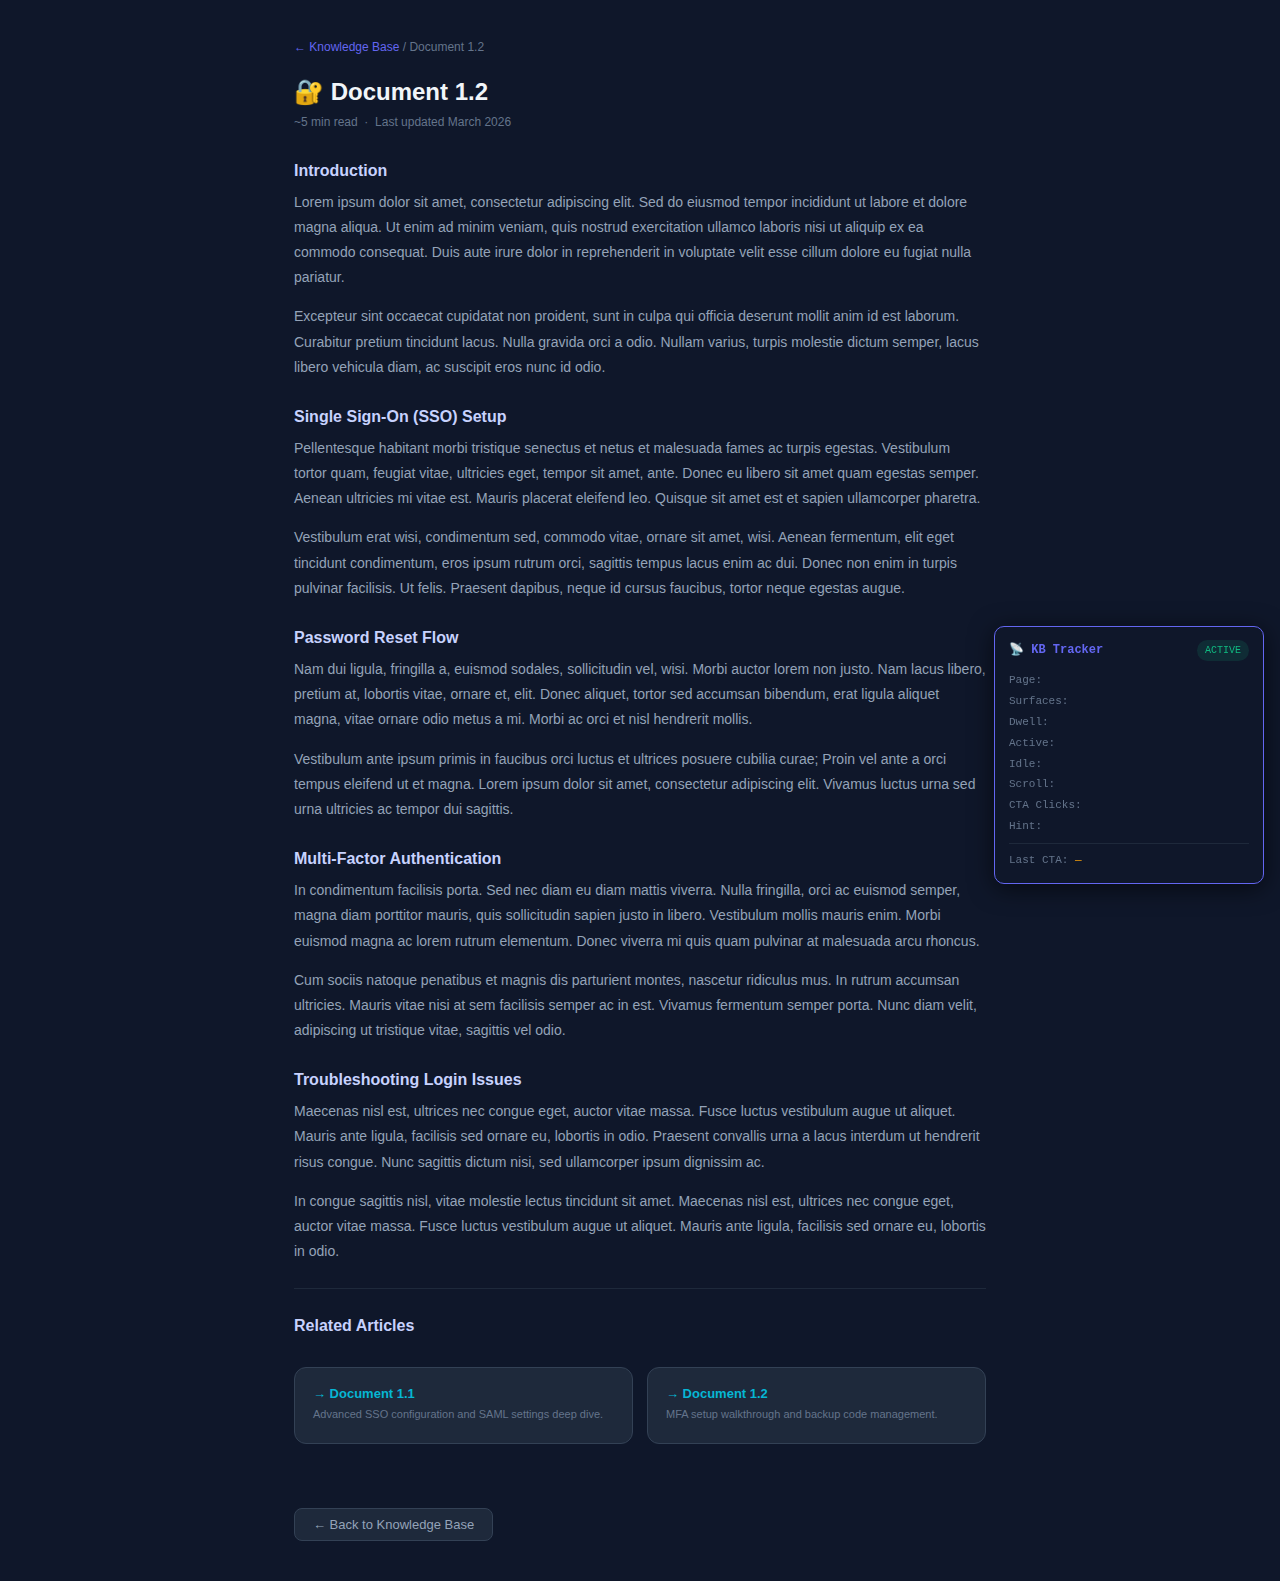
<file: document_1.2.html>
<!DOCTYPE html>
<html lang="en">
<head>
  <meta charset="UTF-8"/>
  <title>Document One — Authentication Guide</title>
  <style>
    * { box-sizing: border-box; margin: 0; padding: 0; }
    body { font-family: Inter, sans-serif; background: #0f172a; color: #f1f5f9; padding: 40px 24px; max-width: 740px; margin: 0 auto; }
    .breadcrumb { font-size: 12px; color: #64748b; margin-bottom: 24px; }
    .breadcrumb a { color: #6366f1; text-decoration: none; }
    h1  { font-size: 24px; font-weight: 800; margin-bottom: 6px; }
    .meta { font-size: 12px; color: #64748b; margin-bottom: 28px; }
    h2  { font-size: 16px; font-weight: 700; margin: 28px 0 10px; color: #c7d2fe; }
    p   { font-size: 14px; color: #94a3b8; line-height: 1.8; margin-bottom: 14px; }

    /* Sub-doc CTA cards */
    .sub-docs { display: grid; grid-template-columns: 1fr 1fr; gap: 14px; margin: 32px 0; }
    .sub-card {
      background: #1e293b; border: 1px solid #334155; border-radius: 12px;
      padding: 18px; text-decoration: none; color: #f1f5f9;
      display: block; transition: border-color .2s;
    }
    .sub-card:hover { border-color: #06b6d4; }
    .sub-card h3 { font-size: 13px; font-weight: 700; margin-bottom: 4px; color: #06b6d4; }
    .sub-card p  { font-size: 11px; color: #64748b; margin: 0; }

    /* Back button */
    .back-btn {
      display: inline-block; margin-top: 32px;
      background: #1e293b; border: 1px solid #334155;
      color: #94a3b8; text-decoration: none;
      padding: 8px 18px; border-radius: 8px; font-size: 13px;
      transition: border-color .2s;
    }
    .back-btn:hover { border-color: #6366f1; color: #f1f5f9; }

    hr { border: none; border-top: 1px solid #1e293b; margin: 24px 0; }
    /* tracker panel */
    #kb-panel{
      position:fixed; bottom:16px; right:16px; z-index:9999;
      background:#0f172a; color:#f1f5f9; font-family:monospace; font-size:11px;
      border:1px solid #6366f1; border-radius:10px; padding:12px 14px;
      width:270px; box-shadow:0 4px 24px rgba(0,0,0,.6); line-height:1.9;
    }
    #kb-panel .ph{ display:flex; justify-content:space-between; align-items:center; margin-bottom:8px; }
    #kb-panel .pt{ color:#6366f1; font-weight:700; font-size:12px; }
    #kb-panel .ps{ border-radius:20px; padding:1px 8px; font-size:10px; }
    #kb-panel .lbl{ color:#64748b; }
    #kb-panel .sep{ border:none; border-top:1px solid #1e293b; margin:6px 0; }
  </style>
</head>

<!-- 
  CHANGE THESE TWO ATTRIBUTES for each page:
  data-page-id   → unique identifier (used as storage key + PX attribute)
  data-page-title → human readable name shown in tracker panel
-->
<body data-page-id="document_1.2" data-page-title="Document 1.2 —  Guide">

  <div class="breadcrumb">
    <a href="docs.html">← Knowledge Base</a> / Document 1.2
  </div>

  <h1>🔐 Document 1.2</h1>
  <p class="meta">~5 min read &nbsp;·&nbsp; Last updated March 2026</p>

  <!-- ── BODY CONTENT (5-min lorem ipsum) ───────────────────── -->
  <h2>Introduction</h2>
  <p>Lorem ipsum dolor sit amet, consectetur adipiscing elit. Sed do eiusmod tempor incididunt ut labore et dolore magna aliqua. Ut enim ad minim veniam, quis nostrud exercitation ullamco laboris nisi ut aliquip ex ea commodo consequat. Duis aute irure dolor in reprehenderit in voluptate velit esse cillum dolore eu fugiat nulla pariatur.</p>
  <p>Excepteur sint occaecat cupidatat non proident, sunt in culpa qui officia deserunt mollit anim id est laborum. Curabitur pretium tincidunt lacus. Nulla gravida orci a odio. Nullam varius, turpis molestie dictum semper, lacus libero vehicula diam, ac suscipit eros nunc id odio.</p>

  <h2>Single Sign-On (SSO) Setup</h2>
  <p>Pellentesque habitant morbi tristique senectus et netus et malesuada fames ac turpis egestas. Vestibulum tortor quam, feugiat vitae, ultricies eget, tempor sit amet, ante. Donec eu libero sit amet quam egestas semper. Aenean ultricies mi vitae est. Mauris placerat eleifend leo. Quisque sit amet est et sapien ullamcorper pharetra.</p>
  <p>Vestibulum erat wisi, condimentum sed, commodo vitae, ornare sit amet, wisi. Aenean fermentum, elit eget tincidunt condimentum, eros ipsum rutrum orci, sagittis tempus lacus enim ac dui. Donec non enim in turpis pulvinar facilisis. Ut felis. Praesent dapibus, neque id cursus faucibus, tortor neque egestas augue.</p>

  <h2>Password Reset Flow</h2>
  <p>Nam dui ligula, fringilla a, euismod sodales, sollicitudin vel, wisi. Morbi auctor lorem non justo. Nam lacus libero, pretium at, lobortis vitae, ornare et, elit. Donec aliquet, tortor sed accumsan bibendum, erat ligula aliquet magna, vitae ornare odio metus a mi. Morbi ac orci et nisl hendrerit mollis.</p>
  <p>Vestibulum ante ipsum primis in faucibus orci luctus et ultrices posuere cubilia curae; Proin vel ante a orci tempus eleifend ut et magna. Lorem ipsum dolor sit amet, consectetur adipiscing elit. Vivamus luctus urna sed urna ultricies ac tempor dui sagittis.</p>

  <h2>Multi-Factor Authentication</h2>
  <p>In condimentum facilisis porta. Sed nec diam eu diam mattis viverra. Nulla fringilla, orci ac euismod semper, magna diam porttitor mauris, quis sollicitudin sapien justo in libero. Vestibulum mollis mauris enim. Morbi euismod magna ac lorem rutrum elementum. Donec viverra mi quis quam pulvinar at malesuada arcu rhoncus.</p>
  <p>Cum sociis natoque penatibus et magnis dis parturient montes, nascetur ridiculus mus. In rutrum accumsan ultricies. Mauris vitae nisi at sem facilisis semper ac in est. Vivamus fermentum semper porta. Nunc diam velit, adipiscing ut tristique vitae, sagittis vel odio.</p>

  <h2>Troubleshooting Login Issues</h2>
  <p>Maecenas nisl est, ultrices nec congue eget, auctor vitae massa. Fusce luctus vestibulum augue ut aliquet. Mauris ante ligula, facilisis sed ornare eu, lobortis in odio. Praesent convallis urna a lacus interdum ut hendrerit risus congue. Nunc sagittis dictum nisi, sed ullamcorper ipsum dignissim ac.</p>
  <p>In congue sagittis nisl, vitae molestie lectus tincidunt sit amet. Maecenas nisl est, ultrices nec congue eget, auctor vitae massa. Fusce luctus vestibulum augue ut aliquet. Mauris ante ligula, facilisis sed ornare eu, lobortis in odio.</p>

  <hr/>

  <!-- ── SUB-DOC CTA CARDS (tracked as CTA clicks) ─────────── -->
  <h2>Related Articles</h2>
  <div class="sub-docs">
    <a class="sub-card" href="document_1.1.html">
      <h3>→ Document 1.1</h3>
      <p>Advanced SSO configuration and SAML settings deep dive.</p>
    </a>
    <a class="sub-card" href="document_1.2.html">
      <h3>→ Document 1.2</h3>
      <p>MFA setup walkthrough and backup code management.</p>
    </a>
  </div>

  <a class="back-btn" href="docs.html">← Back to Knowledge Base</a>

  <div id="kb-panel">
    <div class="ph">
      <span class="pt">📡 KB Tracker</span>
      <span class="ps" id="ps" style="background:#10b98122;color:#10b981">ACTIVE</span>
    </div>
    <div><span class="lbl">Page: </span><span id="p-title"></span></div>
    <div><span class="lbl">Surfaces: </span><span id="p-surf"></span></div>
    <div><span class="lbl">Dwell: </span><span id="p-dwell"></span></div>
    <div><span class="lbl">Active: </span><span id="p-active"></span></div>
    <div><span class="lbl">Idle: </span><span id="p-idle"></span></div>
    <div><span class="lbl">Scroll: </span><span id="p-scroll"></span></div>
    <div><span class="lbl">CTA Clicks: </span><span id="p-cta"></span></div>
    <div><span class="lbl">Hint: </span><span id="p-hint"></span></div>
    <hr class="sep"/>
    <div><span class="lbl">Last CTA: </span><span id="p-lastcta" style="color:#f59e0b">—</span></div>
  </div>

  <script>
    (function () {
      const PAGE_ID    = document.body.dataset.pageId    || location.pathname;
      const PAGE_TITLE = document.body.dataset.pageTitle || document.title;
      const IDLE_MS    = 30000;
      const BOUNCE_MS  = 3000;
      const STORE_KEY  = 'kb_' + PAGE_ID;

      // ── state
      const t = {
        surfaceTime:   Date.now(),
        activeStart:   Date.now(),
        totalActiveMs: 0,
        isActive:      true,
        idleTimer:     null,
        maxScroll:     0,
        scrollDone:    new Set(),
        ctaClicks:     [],
      };

      // surface count (persisted across revisits in same browser session)
      let stored = {};
      try { stored = JSON.parse(sessionStorage.getItem(STORE_KEY) || '{}'); } catch(_){}
      const surfaceCount = (stored.surfaceCount || 0) + 1;

      // ── helpers
      const scrollPct = () => {
        const d = document.documentElement;
        const s = d.scrollTop || document.body.scrollTop;
        const h = d.scrollHeight - d.clientHeight;
        return h > 0 ? Math.round(s / h * 100) : 100;
      };

      const pause = () => {
        if (!t.isActive) return;
        t.totalActiveMs += Date.now() - t.activeStart;
        t.isActive = false;
      };

      const resume = () => {
        if (t.isActive) return;
        t.activeStart = Date.now();
        t.isActive = true;
      };

      const resetIdle = () => {
        resume();
        clearTimeout(t.idleTimer);
        t.idleTimer = setTimeout(pause, IDLE_MS);
      };

      // ── build the variable object (this is what goes to PX)
      const summary = () => {
        pause();
        const dMs  = Date.now() - t.surfaceTime;
        const aMs  = t.totalActiveMs;
        const obj  = {
          pageId:          PAGE_ID,
          pageTitle:       PAGE_TITLE,
          url:             location.href,
          surfaceCount:    surfaceCount,
          referrer:        document.referrer || 'direct',
          dwellSec:        Math.round(dMs / 1000),
          activeTimeSec:   Math.round(aMs / 1000),
          idleTimeSec:     Math.round((dMs - aMs) / 1000),
          maxScrollPct:    t.maxScroll,
          scrollMilestones:[...t.scrollDone],
          ctaClicks:       t.ctaClicks,
          ctaClickCount:   t.ctaClicks.length,
          resolutionHint:  dMs < BOUNCE_MS        ? 'bounce'
                         : aMs/1000 >= 30 && t.maxScroll >= 50 ? 'likely_read'
                         : 'partial_read',
        };
        resume(); // restart after pause
        return obj;
      };

      // ── events
      ['mousemove','keydown','scroll','click','touchstart'].forEach(e =>
        document.addEventListener(e, resetIdle, { passive: true })
      );
      document.addEventListener('visibilitychange', () =>
        document.hidden ? pause() : resume()
      );
      window.addEventListener('blur',  pause);
      window.addEventListener('focus', resume);

      // scroll depth milestones
      window.addEventListener('scroll', () => {
        const p = scrollPct();
        t.maxScroll = Math.max(t.maxScroll, p);
        [25,50,75,100].forEach(s => {
          if (p >= s && !t.scrollDone.has(s)) t.scrollDone.add(s);
        });
      }, { passive: true });

      // CTA click — any <a> or <button>
      document.addEventListener('click', e => {
        const el = e.target.closest('a, button');
        if (!el) return;
        const click = {
          label:    (el.innerText || el.getAttribute('aria-label') || 'unknown').trim().slice(0,60),
          href:     el.href || null,
          tag:      el.tagName.toLowerCase(),
          activeSec:Math.round(t.totalActiveMs / 1000),
          time:     new Date().toISOString(),
        };
        t.ctaClicks.push(click);
        console.log('%c[KB] CTA clicked', 'color:#f59e0b;font-weight:bold', click);
      });

      // page exit — save + console summary
      const onExit = () => {
        const s = summary();
        s.surfaceCount = surfaceCount;
        try { sessionStorage.setItem(STORE_KEY, JSON.stringify(s)); } catch(_){}
        if (s.dwellSec * 1000 < BOUNCE_MS) return;
        console.group('%c[KB Tracker] Session End — ' + PAGE_TITLE, 'color:#6366f1;font-size:13px;font-weight:bold');
        console.table({
          'Page':           s.pageTitle,
          'Surfaces':       s.surfaceCount,
          'Dwell (s)':      s.dwellSec,
          'Active (s)':     s.activeTimeSec,
          'Idle (s)':       s.idleTimeSec,
          'Scroll %':       s.maxScrollPct,
          'CTA Clicks':     s.ctaClickCount,
          'Resolution':     s.resolutionHint,
        });
        console.log('CTA detail:', s.ctaClicks);
        console.log('→ Full object for aptrinsic():', s);
        console.groupEnd();
      };
      window.addEventListener('pagehide',     onExit);
      window.addEventListener('beforeunload', onExit);

      // ── update panel every second
      const $ = id => document.getElementById(id);
      setInterval(() => {
        const s = summary();
        const hc = s.resolutionHint === 'likely_read' ? '#10b981'
                 : s.resolutionHint === 'partial_read' ? '#f59e0b' : '#ef4444';
        $('p-title').textContent  = s.pageTitle;
        $('p-surf').textContent   = s.surfaceCount;
        $('p-dwell').textContent  = s.dwellSec + 's';
        $('p-active').textContent = s.activeTimeSec + 's';
        $('p-idle').textContent   = s.idleTimeSec + 's';
        $('p-scroll').textContent = s.maxScrollPct + '% ' + (s.scrollMilestones.length ? '(' + s.scrollMilestones.join(',') + '%)' : '');
        $('p-cta').textContent    = s.ctaClickCount;
        $('p-hint').innerHTML     = `<span style="color:${hc}">${s.resolutionHint}</span>`;
        $('ps').textContent       = t.isActive ? 'ACTIVE' : 'IDLE';
        $('ps').style.color       = t.isActive ? '#10b981' : '#f59e0b';
        const last = s.ctaClicks.at(-1);
        $('p-lastcta').textContent = last ? last.label : '—';
      }, 1000);

      resetIdle();

      // expose globally for console testing: window.kbTracker.getSummary()
      window.kbTracker = { getSummary: summary };

      console.log('%c[KB Tracker] Ready on: ' + PAGE_TITLE, 'color:#06b6d4;font-weight:bold');
    })();
  </script>
</body>
</html>

<!--
═══════════════════════════════════════════════════
COPY THIS FILE FOR EACH PAGE. CHANGE ONLY:

  document_two.html
    data-page-id="document_two"
    data-page-title="Document Two — Billing Guide"
    Sub-docs → document_2.1.html
    breadcrumb text

  document_three.html
    data-page-id="document_three"
    data-page-title="Document Three — Features Guide"
    Sub-docs → document_3.1.html

  document_four.html
    data-page-id="document_four"
    data-page-title="Document Four — Release Notes"
    Sub-docs → document_4.1.html

  document_1.1.html / 1.2 / 2.1 / 3.1 / 4.1
    data-page-id="document_1.1"  (etc.)
    data-page-title="Document 1.1 — SSO Advanced"
    Remove sub-docs section
    Breadcrumb: KB / Document One / Document 1.1
═══════════════════════════════════════════════════
-->
</file>
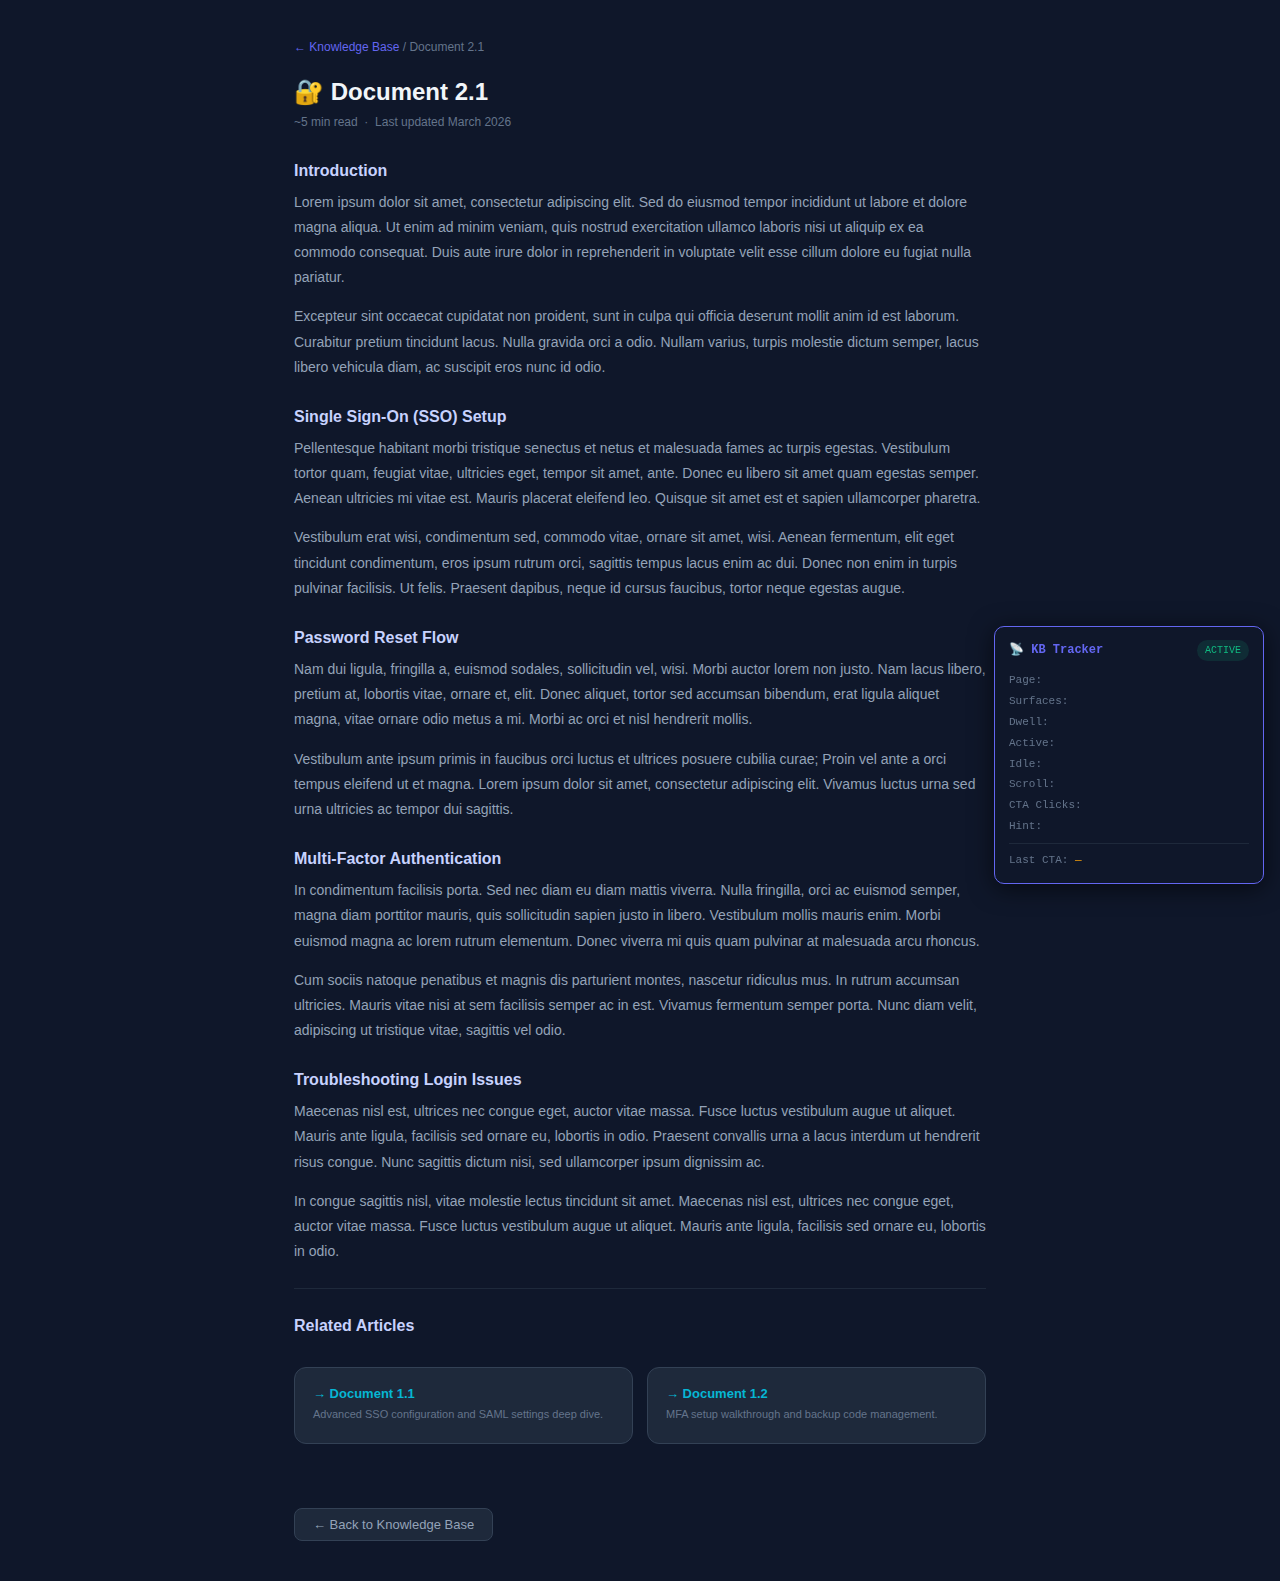
<file: document_2.1.html>
<!DOCTYPE html>
<html lang="en">
<head>
  <meta charset="UTF-8"/>
  <title>Document One — Authentication Guide</title>
  <style>
    * { box-sizing: border-box; margin: 0; padding: 0; }
    body { font-family: Inter, sans-serif; background: #0f172a; color: #f1f5f9; padding: 40px 24px; max-width: 740px; margin: 0 auto; }
    .breadcrumb { font-size: 12px; color: #64748b; margin-bottom: 24px; }
    .breadcrumb a { color: #6366f1; text-decoration: none; }
    h1  { font-size: 24px; font-weight: 800; margin-bottom: 6px; }
    .meta { font-size: 12px; color: #64748b; margin-bottom: 28px; }
    h2  { font-size: 16px; font-weight: 700; margin: 28px 0 10px; color: #c7d2fe; }
    p   { font-size: 14px; color: #94a3b8; line-height: 1.8; margin-bottom: 14px; }

    /* Sub-doc CTA cards */
    .sub-docs { display: grid; grid-template-columns: 1fr 1fr; gap: 14px; margin: 32px 0; }
    .sub-card {
      background: #1e293b; border: 1px solid #334155; border-radius: 12px;
      padding: 18px; text-decoration: none; color: #f1f5f9;
      display: block; transition: border-color .2s;
    }
    .sub-card:hover { border-color: #06b6d4; }
    .sub-card h3 { font-size: 13px; font-weight: 700; margin-bottom: 4px; color: #06b6d4; }
    .sub-card p  { font-size: 11px; color: #64748b; margin: 0; }

    /* Back button */
    .back-btn {
      display: inline-block; margin-top: 32px;
      background: #1e293b; border: 1px solid #334155;
      color: #94a3b8; text-decoration: none;
      padding: 8px 18px; border-radius: 8px; font-size: 13px;
      transition: border-color .2s;
    }
    .back-btn:hover { border-color: #6366f1; color: #f1f5f9; }

    hr { border: none; border-top: 1px solid #1e293b; margin: 24px 0; }
    /* tracker panel */
    #kb-panel{
      position:fixed; bottom:16px; right:16px; z-index:9999;
      background:#0f172a; color:#f1f5f9; font-family:monospace; font-size:11px;
      border:1px solid #6366f1; border-radius:10px; padding:12px 14px;
      width:270px; box-shadow:0 4px 24px rgba(0,0,0,.6); line-height:1.9;
    }
    #kb-panel .ph{ display:flex; justify-content:space-between; align-items:center; margin-bottom:8px; }
    #kb-panel .pt{ color:#6366f1; font-weight:700; font-size:12px; }
    #kb-panel .ps{ border-radius:20px; padding:1px 8px; font-size:10px; }
    #kb-panel .lbl{ color:#64748b; }
    #kb-panel .sep{ border:none; border-top:1px solid #1e293b; margin:6px 0; }
  </style>
</head>

<!-- 
  CHANGE THESE TWO ATTRIBUTES for each page:
  data-page-id   → unique identifier (used as storage key + PX attribute)
  data-page-title → human readable name shown in tracker panel
-->
<body data-page-id="document_2.1" data-page-title="Document 2.1 — Authentication Guide">

  <div class="breadcrumb">
    <a href="docs.html">← Knowledge Base</a> / Document 2.1
  </div>

  <h1>🔐 Document 2.1</h1>
  <p class="meta">~5 min read &nbsp;·&nbsp; Last updated March 2026</p>

  <!-- ── BODY CONTENT (5-min lorem ipsum) ───────────────────── -->
  <h2>Introduction</h2>
  <p>Lorem ipsum dolor sit amet, consectetur adipiscing elit. Sed do eiusmod tempor incididunt ut labore et dolore magna aliqua. Ut enim ad minim veniam, quis nostrud exercitation ullamco laboris nisi ut aliquip ex ea commodo consequat. Duis aute irure dolor in reprehenderit in voluptate velit esse cillum dolore eu fugiat nulla pariatur.</p>
  <p>Excepteur sint occaecat cupidatat non proident, sunt in culpa qui officia deserunt mollit anim id est laborum. Curabitur pretium tincidunt lacus. Nulla gravida orci a odio. Nullam varius, turpis molestie dictum semper, lacus libero vehicula diam, ac suscipit eros nunc id odio.</p>

  <h2>Single Sign-On (SSO) Setup</h2>
  <p>Pellentesque habitant morbi tristique senectus et netus et malesuada fames ac turpis egestas. Vestibulum tortor quam, feugiat vitae, ultricies eget, tempor sit amet, ante. Donec eu libero sit amet quam egestas semper. Aenean ultricies mi vitae est. Mauris placerat eleifend leo. Quisque sit amet est et sapien ullamcorper pharetra.</p>
  <p>Vestibulum erat wisi, condimentum sed, commodo vitae, ornare sit amet, wisi. Aenean fermentum, elit eget tincidunt condimentum, eros ipsum rutrum orci, sagittis tempus lacus enim ac dui. Donec non enim in turpis pulvinar facilisis. Ut felis. Praesent dapibus, neque id cursus faucibus, tortor neque egestas augue.</p>

  <h2>Password Reset Flow</h2>
  <p>Nam dui ligula, fringilla a, euismod sodales, sollicitudin vel, wisi. Morbi auctor lorem non justo. Nam lacus libero, pretium at, lobortis vitae, ornare et, elit. Donec aliquet, tortor sed accumsan bibendum, erat ligula aliquet magna, vitae ornare odio metus a mi. Morbi ac orci et nisl hendrerit mollis.</p>
  <p>Vestibulum ante ipsum primis in faucibus orci luctus et ultrices posuere cubilia curae; Proin vel ante a orci tempus eleifend ut et magna. Lorem ipsum dolor sit amet, consectetur adipiscing elit. Vivamus luctus urna sed urna ultricies ac tempor dui sagittis.</p>

  <h2>Multi-Factor Authentication</h2>
  <p>In condimentum facilisis porta. Sed nec diam eu diam mattis viverra. Nulla fringilla, orci ac euismod semper, magna diam porttitor mauris, quis sollicitudin sapien justo in libero. Vestibulum mollis mauris enim. Morbi euismod magna ac lorem rutrum elementum. Donec viverra mi quis quam pulvinar at malesuada arcu rhoncus.</p>
  <p>Cum sociis natoque penatibus et magnis dis parturient montes, nascetur ridiculus mus. In rutrum accumsan ultricies. Mauris vitae nisi at sem facilisis semper ac in est. Vivamus fermentum semper porta. Nunc diam velit, adipiscing ut tristique vitae, sagittis vel odio.</p>

  <h2>Troubleshooting Login Issues</h2>
  <p>Maecenas nisl est, ultrices nec congue eget, auctor vitae massa. Fusce luctus vestibulum augue ut aliquet. Mauris ante ligula, facilisis sed ornare eu, lobortis in odio. Praesent convallis urna a lacus interdum ut hendrerit risus congue. Nunc sagittis dictum nisi, sed ullamcorper ipsum dignissim ac.</p>
  <p>In congue sagittis nisl, vitae molestie lectus tincidunt sit amet. Maecenas nisl est, ultrices nec congue eget, auctor vitae massa. Fusce luctus vestibulum augue ut aliquet. Mauris ante ligula, facilisis sed ornare eu, lobortis in odio.</p>

  <hr/>

  <!-- ── SUB-DOC CTA CARDS (tracked as CTA clicks) ─────────── -->
  <h2>Related Articles</h2>
  <div class="sub-docs">
    <a class="sub-card" href="document_1.1.html">
      <h3>→ Document 1.1</h3>
      <p>Advanced SSO configuration and SAML settings deep dive.</p>
    </a>
    <a class="sub-card" href="document_1.2.html">
      <h3>→ Document 1.2</h3>
      <p>MFA setup walkthrough and backup code management.</p>
    </a>
  </div>

  <a class="back-btn" href="docs.html">← Back to Knowledge Base</a>

  <div id="kb-panel">
    <div class="ph">
      <span class="pt">📡 KB Tracker</span>
      <span class="ps" id="ps" style="background:#10b98122;color:#10b981">ACTIVE</span>
    </div>
    <div><span class="lbl">Page: </span><span id="p-title"></span></div>
    <div><span class="lbl">Surfaces: </span><span id="p-surf"></span></div>
    <div><span class="lbl">Dwell: </span><span id="p-dwell"></span></div>
    <div><span class="lbl">Active: </span><span id="p-active"></span></div>
    <div><span class="lbl">Idle: </span><span id="p-idle"></span></div>
    <div><span class="lbl">Scroll: </span><span id="p-scroll"></span></div>
    <div><span class="lbl">CTA Clicks: </span><span id="p-cta"></span></div>
    <div><span class="lbl">Hint: </span><span id="p-hint"></span></div>
    <hr class="sep"/>
    <div><span class="lbl">Last CTA: </span><span id="p-lastcta" style="color:#f59e0b">—</span></div>
  </div>

  <script>
    (function () {
      const PAGE_ID    = document.body.dataset.pageId    || location.pathname;
      const PAGE_TITLE = document.body.dataset.pageTitle || document.title;
      const IDLE_MS    = 30000;
      const BOUNCE_MS  = 3000;
      const STORE_KEY  = 'kb_' + PAGE_ID;

      // ── state
      const t = {
        surfaceTime:   Date.now(),
        activeStart:   Date.now(),
        totalActiveMs: 0,
        isActive:      true,
        idleTimer:     null,
        maxScroll:     0,
        scrollDone:    new Set(),
        ctaClicks:     [],
      };

      // surface count (persisted across revisits in same browser session)
      let stored = {};
      try { stored = JSON.parse(sessionStorage.getItem(STORE_KEY) || '{}'); } catch(_){}
      const surfaceCount = (stored.surfaceCount || 0) + 1;

      // ── helpers
      const scrollPct = () => {
        const d = document.documentElement;
        const s = d.scrollTop || document.body.scrollTop;
        const h = d.scrollHeight - d.clientHeight;
        return h > 0 ? Math.round(s / h * 100) : 100;
      };

      const pause = () => {
        if (!t.isActive) return;
        t.totalActiveMs += Date.now() - t.activeStart;
        t.isActive = false;
      };

      const resume = () => {
        if (t.isActive) return;
        t.activeStart = Date.now();
        t.isActive = true;
      };

      const resetIdle = () => {
        resume();
        clearTimeout(t.idleTimer);
        t.idleTimer = setTimeout(pause, IDLE_MS);
      };

      // ── build the variable object (this is what goes to PX)
      const summary = () => {
        pause();
        const dMs  = Date.now() - t.surfaceTime;
        const aMs  = t.totalActiveMs;
        const obj  = {
          pageId:          PAGE_ID,
          pageTitle:       PAGE_TITLE,
          url:             location.href,
          surfaceCount:    surfaceCount,
          referrer:        document.referrer || 'direct',
          dwellSec:        Math.round(dMs / 1000),
          activeTimeSec:   Math.round(aMs / 1000),
          idleTimeSec:     Math.round((dMs - aMs) / 1000),
          maxScrollPct:    t.maxScroll,
          scrollMilestones:[...t.scrollDone],
          ctaClicks:       t.ctaClicks,
          ctaClickCount:   t.ctaClicks.length,
          resolutionHint:  dMs < BOUNCE_MS        ? 'bounce'
                         : aMs/1000 >= 30 && t.maxScroll >= 50 ? 'likely_read'
                         : 'partial_read',
        };
        resume(); // restart after pause
        return obj;
      };

      // ── events
      ['mousemove','keydown','scroll','click','touchstart'].forEach(e =>
        document.addEventListener(e, resetIdle, { passive: true })
      );
      document.addEventListener('visibilitychange', () =>
        document.hidden ? pause() : resume()
      );
      window.addEventListener('blur',  pause);
      window.addEventListener('focus', resume);

      // scroll depth milestones
      window.addEventListener('scroll', () => {
        const p = scrollPct();
        t.maxScroll = Math.max(t.maxScroll, p);
        [25,50,75,100].forEach(s => {
          if (p >= s && !t.scrollDone.has(s)) t.scrollDone.add(s);
        });
      }, { passive: true });

      // CTA click — any <a> or <button>
      document.addEventListener('click', e => {
        const el = e.target.closest('a, button');
        if (!el) return;
        const click = {
          label:    (el.innerText || el.getAttribute('aria-label') || 'unknown').trim().slice(0,60),
          href:     el.href || null,
          tag:      el.tagName.toLowerCase(),
          activeSec:Math.round(t.totalActiveMs / 1000),
          time:     new Date().toISOString(),
        };
        t.ctaClicks.push(click);
        console.log('%c[KB] CTA clicked', 'color:#f59e0b;font-weight:bold', click);
      });

      // page exit — save + console summary
      const onExit = () => {
        const s = summary();
        s.surfaceCount = surfaceCount;
        try { sessionStorage.setItem(STORE_KEY, JSON.stringify(s)); } catch(_){}
        if (s.dwellSec * 1000 < BOUNCE_MS) return;
        console.group('%c[KB Tracker] Session End — ' + PAGE_TITLE, 'color:#6366f1;font-size:13px;font-weight:bold');
        console.table({
          'Page':           s.pageTitle,
          'Surfaces':       s.surfaceCount,
          'Dwell (s)':      s.dwellSec,
          'Active (s)':     s.activeTimeSec,
          'Idle (s)':       s.idleTimeSec,
          'Scroll %':       s.maxScrollPct,
          'CTA Clicks':     s.ctaClickCount,
          'Resolution':     s.resolutionHint,
        });
        console.log('CTA detail:', s.ctaClicks);
        console.log('→ Full object for aptrinsic():', s);
        console.groupEnd();
      };
      window.addEventListener('pagehide',     onExit);
      window.addEventListener('beforeunload', onExit);

      // ── update panel every second
      const $ = id => document.getElementById(id);
      setInterval(() => {
        const s = summary();
        const hc = s.resolutionHint === 'likely_read' ? '#10b981'
                 : s.resolutionHint === 'partial_read' ? '#f59e0b' : '#ef4444';
        $('p-title').textContent  = s.pageTitle;
        $('p-surf').textContent   = s.surfaceCount;
        $('p-dwell').textContent  = s.dwellSec + 's';
        $('p-active').textContent = s.activeTimeSec + 's';
        $('p-idle').textContent   = s.idleTimeSec + 's';
        $('p-scroll').textContent = s.maxScrollPct + '% ' + (s.scrollMilestones.length ? '(' + s.scrollMilestones.join(',') + '%)' : '');
        $('p-cta').textContent    = s.ctaClickCount;
        $('p-hint').innerHTML     = `<span style="color:${hc}">${s.resolutionHint}</span>`;
        $('ps').textContent       = t.isActive ? 'ACTIVE' : 'IDLE';
        $('ps').style.color       = t.isActive ? '#10b981' : '#f59e0b';
        const last = s.ctaClicks.at(-1);
        $('p-lastcta').textContent = last ? last.label : '—';
      }, 1000);

      resetIdle();

      // expose globally for console testing: window.kbTracker.getSummary()
      window.kbTracker = { getSummary: summary };

      console.log('%c[KB Tracker] Ready on: ' + PAGE_TITLE, 'color:#06b6d4;font-weight:bold');
    })();
  </script>
</body>
</html>

<!--
═══════════════════════════════════════════════════
COPY THIS FILE FOR EACH PAGE. CHANGE ONLY:

  document_two.html
    data-page-id="document_two"
    data-page-title="Document Two — Billing Guide"
    Sub-docs → document_2.1.html
    breadcrumb text

  document_three.html
    data-page-id="document_three"
    data-page-title="Document Three — Features Guide"
    Sub-docs → document_3.1.html

  document_four.html
    data-page-id="document_four"
    data-page-title="Document Four — Release Notes"
    Sub-docs → document_4.1.html

  document_1.1.html / 1.2 / 2.1 / 3.1 / 4.1
    data-page-id="document_1.1"  (etc.)
    data-page-title="Document 1.1 — SSO Advanced"
    Remove sub-docs section
    Breadcrumb: KB / Document One / Document 1.1
═══════════════════════════════════════════════════
-->
</file>
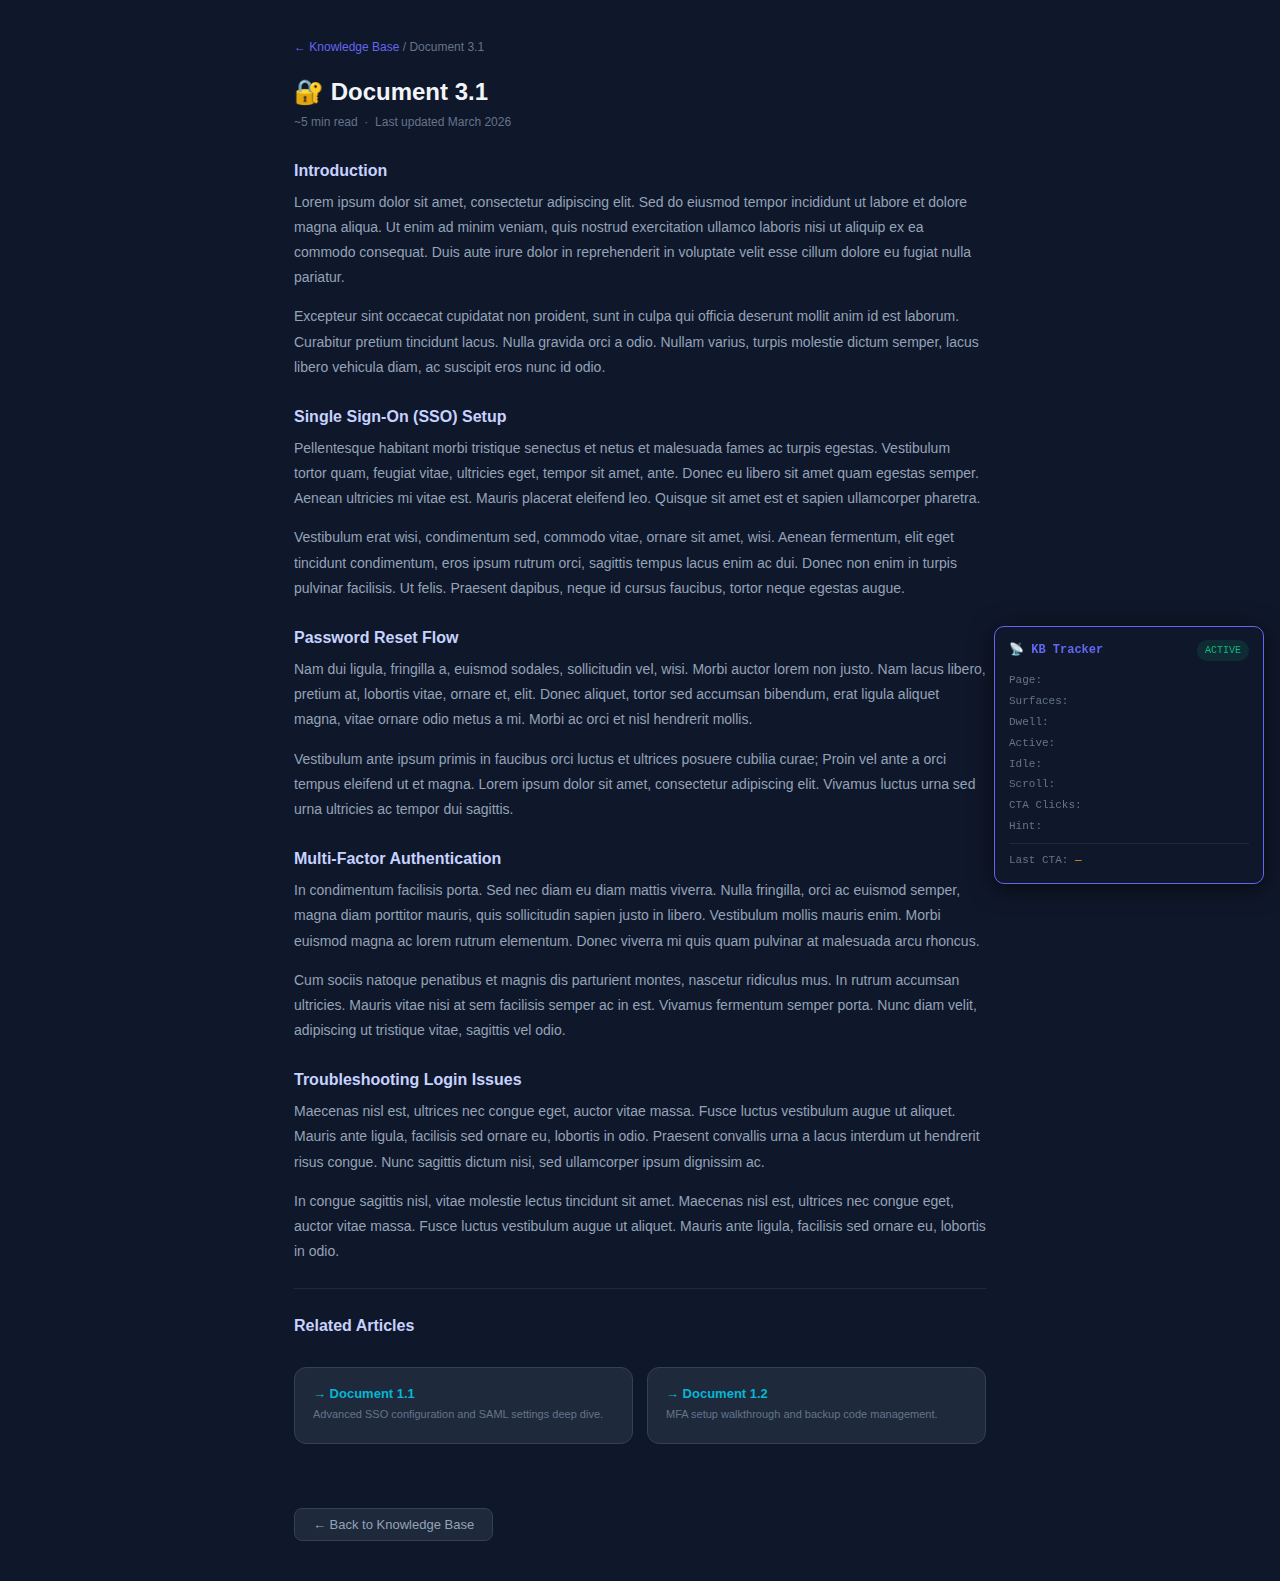
<file: document_3.1.html>
<!DOCTYPE html>
<html lang="en">
<head>
  <meta charset="UTF-8"/>
  <title>Document One — Authentication Guide</title>
  <style>
    * { box-sizing: border-box; margin: 0; padding: 0; }
    body { font-family: Inter, sans-serif; background: #0f172a; color: #f1f5f9; padding: 40px 24px; max-width: 740px; margin: 0 auto; }
    .breadcrumb { font-size: 12px; color: #64748b; margin-bottom: 24px; }
    .breadcrumb a { color: #6366f1; text-decoration: none; }
    h1  { font-size: 24px; font-weight: 800; margin-bottom: 6px; }
    .meta { font-size: 12px; color: #64748b; margin-bottom: 28px; }
    h2  { font-size: 16px; font-weight: 700; margin: 28px 0 10px; color: #c7d2fe; }
    p   { font-size: 14px; color: #94a3b8; line-height: 1.8; margin-bottom: 14px; }

    /* Sub-doc CTA cards */
    .sub-docs { display: grid; grid-template-columns: 1fr 1fr; gap: 14px; margin: 32px 0; }
    .sub-card {
      background: #1e293b; border: 1px solid #334155; border-radius: 12px;
      padding: 18px; text-decoration: none; color: #f1f5f9;
      display: block; transition: border-color .2s;
    }
    .sub-card:hover { border-color: #06b6d4; }
    .sub-card h3 { font-size: 13px; font-weight: 700; margin-bottom: 4px; color: #06b6d4; }
    .sub-card p  { font-size: 11px; color: #64748b; margin: 0; }

    /* Back button */
    .back-btn {
      display: inline-block; margin-top: 32px;
      background: #1e293b; border: 1px solid #334155;
      color: #94a3b8; text-decoration: none;
      padding: 8px 18px; border-radius: 8px; font-size: 13px;
      transition: border-color .2s;
    }
    .back-btn:hover { border-color: #6366f1; color: #f1f5f9; }

    hr { border: none; border-top: 1px solid #1e293b; margin: 24px 0; }
    /* tracker panel */
    #kb-panel{
      position:fixed; bottom:16px; right:16px; z-index:9999;
      background:#0f172a; color:#f1f5f9; font-family:monospace; font-size:11px;
      border:1px solid #6366f1; border-radius:10px; padding:12px 14px;
      width:270px; box-shadow:0 4px 24px rgba(0,0,0,.6); line-height:1.9;
    }
    #kb-panel .ph{ display:flex; justify-content:space-between; align-items:center; margin-bottom:8px; }
    #kb-panel .pt{ color:#6366f1; font-weight:700; font-size:12px; }
    #kb-panel .ps{ border-radius:20px; padding:1px 8px; font-size:10px; }
    #kb-panel .lbl{ color:#64748b; }
    #kb-panel .sep{ border:none; border-top:1px solid #1e293b; margin:6px 0; }
  </style>
</head>

<!-- 
  CHANGE THESE TWO ATTRIBUTES for each page:
  data-page-id   → unique identifier (used as storage key + PX attribute)
  data-page-title → human readable name shown in tracker panel
-->
<body data-page-id="document_3.1" data-page-title="Document 3.1 — Guide">

  <div class="breadcrumb">
    <a href="docs.html">← Knowledge Base</a> / Document 3.1
  </div>

  <h1>🔐 Document 3.1</h1>
  <p class="meta">~5 min read &nbsp;·&nbsp; Last updated March 2026</p>

  <!-- ── BODY CONTENT (5-min lorem ipsum) ───────────────────── -->
  <h2>Introduction</h2>
  <p>Lorem ipsum dolor sit amet, consectetur adipiscing elit. Sed do eiusmod tempor incididunt ut labore et dolore magna aliqua. Ut enim ad minim veniam, quis nostrud exercitation ullamco laboris nisi ut aliquip ex ea commodo consequat. Duis aute irure dolor in reprehenderit in voluptate velit esse cillum dolore eu fugiat nulla pariatur.</p>
  <p>Excepteur sint occaecat cupidatat non proident, sunt in culpa qui officia deserunt mollit anim id est laborum. Curabitur pretium tincidunt lacus. Nulla gravida orci a odio. Nullam varius, turpis molestie dictum semper, lacus libero vehicula diam, ac suscipit eros nunc id odio.</p>

  <h2>Single Sign-On (SSO) Setup</h2>
  <p>Pellentesque habitant morbi tristique senectus et netus et malesuada fames ac turpis egestas. Vestibulum tortor quam, feugiat vitae, ultricies eget, tempor sit amet, ante. Donec eu libero sit amet quam egestas semper. Aenean ultricies mi vitae est. Mauris placerat eleifend leo. Quisque sit amet est et sapien ullamcorper pharetra.</p>
  <p>Vestibulum erat wisi, condimentum sed, commodo vitae, ornare sit amet, wisi. Aenean fermentum, elit eget tincidunt condimentum, eros ipsum rutrum orci, sagittis tempus lacus enim ac dui. Donec non enim in turpis pulvinar facilisis. Ut felis. Praesent dapibus, neque id cursus faucibus, tortor neque egestas augue.</p>

  <h2>Password Reset Flow</h2>
  <p>Nam dui ligula, fringilla a, euismod sodales, sollicitudin vel, wisi. Morbi auctor lorem non justo. Nam lacus libero, pretium at, lobortis vitae, ornare et, elit. Donec aliquet, tortor sed accumsan bibendum, erat ligula aliquet magna, vitae ornare odio metus a mi. Morbi ac orci et nisl hendrerit mollis.</p>
  <p>Vestibulum ante ipsum primis in faucibus orci luctus et ultrices posuere cubilia curae; Proin vel ante a orci tempus eleifend ut et magna. Lorem ipsum dolor sit amet, consectetur adipiscing elit. Vivamus luctus urna sed urna ultricies ac tempor dui sagittis.</p>

  <h2>Multi-Factor Authentication</h2>
  <p>In condimentum facilisis porta. Sed nec diam eu diam mattis viverra. Nulla fringilla, orci ac euismod semper, magna diam porttitor mauris, quis sollicitudin sapien justo in libero. Vestibulum mollis mauris enim. Morbi euismod magna ac lorem rutrum elementum. Donec viverra mi quis quam pulvinar at malesuada arcu rhoncus.</p>
  <p>Cum sociis natoque penatibus et magnis dis parturient montes, nascetur ridiculus mus. In rutrum accumsan ultricies. Mauris vitae nisi at sem facilisis semper ac in est. Vivamus fermentum semper porta. Nunc diam velit, adipiscing ut tristique vitae, sagittis vel odio.</p>

  <h2>Troubleshooting Login Issues</h2>
  <p>Maecenas nisl est, ultrices nec congue eget, auctor vitae massa. Fusce luctus vestibulum augue ut aliquet. Mauris ante ligula, facilisis sed ornare eu, lobortis in odio. Praesent convallis urna a lacus interdum ut hendrerit risus congue. Nunc sagittis dictum nisi, sed ullamcorper ipsum dignissim ac.</p>
  <p>In congue sagittis nisl, vitae molestie lectus tincidunt sit amet. Maecenas nisl est, ultrices nec congue eget, auctor vitae massa. Fusce luctus vestibulum augue ut aliquet. Mauris ante ligula, facilisis sed ornare eu, lobortis in odio.</p>

  <hr/>

  <!-- ── SUB-DOC CTA CARDS (tracked as CTA clicks) ─────────── -->
  <h2>Related Articles</h2>
  <div class="sub-docs">
    <a class="sub-card" href="document_1.1.html">
      <h3>→ Document 1.1</h3>
      <p>Advanced SSO configuration and SAML settings deep dive.</p>
    </a>
    <a class="sub-card" href="document_1.2.html">
      <h3>→ Document 1.2</h3>
      <p>MFA setup walkthrough and backup code management.</p>
    </a>
  </div>

  <a class="back-btn" href="docs.html">← Back to Knowledge Base</a>

  <div id="kb-panel">
    <div class="ph">
      <span class="pt">📡 KB Tracker</span>
      <span class="ps" id="ps" style="background:#10b98122;color:#10b981">ACTIVE</span>
    </div>
    <div><span class="lbl">Page: </span><span id="p-title"></span></div>
    <div><span class="lbl">Surfaces: </span><span id="p-surf"></span></div>
    <div><span class="lbl">Dwell: </span><span id="p-dwell"></span></div>
    <div><span class="lbl">Active: </span><span id="p-active"></span></div>
    <div><span class="lbl">Idle: </span><span id="p-idle"></span></div>
    <div><span class="lbl">Scroll: </span><span id="p-scroll"></span></div>
    <div><span class="lbl">CTA Clicks: </span><span id="p-cta"></span></div>
    <div><span class="lbl">Hint: </span><span id="p-hint"></span></div>
    <hr class="sep"/>
    <div><span class="lbl">Last CTA: </span><span id="p-lastcta" style="color:#f59e0b">—</span></div>
  </div>

  <script>
    (function () {
      const PAGE_ID    = document.body.dataset.pageId    || location.pathname;
      const PAGE_TITLE = document.body.dataset.pageTitle || document.title;
      const IDLE_MS    = 30000;
      const BOUNCE_MS  = 3000;
      const STORE_KEY  = 'kb_' + PAGE_ID;

      // ── state
      const t = {
        surfaceTime:   Date.now(),
        activeStart:   Date.now(),
        totalActiveMs: 0,
        isActive:      true,
        idleTimer:     null,
        maxScroll:     0,
        scrollDone:    new Set(),
        ctaClicks:     [],
      };

      // surface count (persisted across revisits in same browser session)
      let stored = {};
      try { stored = JSON.parse(sessionStorage.getItem(STORE_KEY) || '{}'); } catch(_){}
      const surfaceCount = (stored.surfaceCount || 0) + 1;

      // ── helpers
      const scrollPct = () => {
        const d = document.documentElement;
        const s = d.scrollTop || document.body.scrollTop;
        const h = d.scrollHeight - d.clientHeight;
        return h > 0 ? Math.round(s / h * 100) : 100;
      };

      const pause = () => {
        if (!t.isActive) return;
        t.totalActiveMs += Date.now() - t.activeStart;
        t.isActive = false;
      };

      const resume = () => {
        if (t.isActive) return;
        t.activeStart = Date.now();
        t.isActive = true;
      };

      const resetIdle = () => {
        resume();
        clearTimeout(t.idleTimer);
        t.idleTimer = setTimeout(pause, IDLE_MS);
      };

      // ── build the variable object (this is what goes to PX)
      const summary = () => {
        pause();
        const dMs  = Date.now() - t.surfaceTime;
        const aMs  = t.totalActiveMs;
        const obj  = {
          pageId:          PAGE_ID,
          pageTitle:       PAGE_TITLE,
          url:             location.href,
          surfaceCount:    surfaceCount,
          referrer:        document.referrer || 'direct',
          dwellSec:        Math.round(dMs / 1000),
          activeTimeSec:   Math.round(aMs / 1000),
          idleTimeSec:     Math.round((dMs - aMs) / 1000),
          maxScrollPct:    t.maxScroll,
          scrollMilestones:[...t.scrollDone],
          ctaClicks:       t.ctaClicks,
          ctaClickCount:   t.ctaClicks.length,
          resolutionHint:  dMs < BOUNCE_MS        ? 'bounce'
                         : aMs/1000 >= 30 && t.maxScroll >= 50 ? 'likely_read'
                         : 'partial_read',
        };
        resume(); // restart after pause
        return obj;
      };

      // ── events
      ['mousemove','keydown','scroll','click','touchstart'].forEach(e =>
        document.addEventListener(e, resetIdle, { passive: true })
      );
      document.addEventListener('visibilitychange', () =>
        document.hidden ? pause() : resume()
      );
      window.addEventListener('blur',  pause);
      window.addEventListener('focus', resume);

      // scroll depth milestones
      window.addEventListener('scroll', () => {
        const p = scrollPct();
        t.maxScroll = Math.max(t.maxScroll, p);
        [25,50,75,100].forEach(s => {
          if (p >= s && !t.scrollDone.has(s)) t.scrollDone.add(s);
        });
      }, { passive: true });

      // CTA click — any <a> or <button>
      document.addEventListener('click', e => {
        const el = e.target.closest('a, button');
        if (!el) return;
        const click = {
          label:    (el.innerText || el.getAttribute('aria-label') || 'unknown').trim().slice(0,60),
          href:     el.href || null,
          tag:      el.tagName.toLowerCase(),
          activeSec:Math.round(t.totalActiveMs / 1000),
          time:     new Date().toISOString(),
        };
        t.ctaClicks.push(click);
        console.log('%c[KB] CTA clicked', 'color:#f59e0b;font-weight:bold', click);
      });

      // page exit — save + console summary
      const onExit = () => {
        const s = summary();
        s.surfaceCount = surfaceCount;
        try { sessionStorage.setItem(STORE_KEY, JSON.stringify(s)); } catch(_){}
        if (s.dwellSec * 1000 < BOUNCE_MS) return;
        console.group('%c[KB Tracker] Session End — ' + PAGE_TITLE, 'color:#6366f1;font-size:13px;font-weight:bold');
        console.table({
          'Page':           s.pageTitle,
          'Surfaces':       s.surfaceCount,
          'Dwell (s)':      s.dwellSec,
          'Active (s)':     s.activeTimeSec,
          'Idle (s)':       s.idleTimeSec,
          'Scroll %':       s.maxScrollPct,
          'CTA Clicks':     s.ctaClickCount,
          'Resolution':     s.resolutionHint,
        });
        console.log('CTA detail:', s.ctaClicks);
        console.log('→ Full object for aptrinsic():', s);
        console.groupEnd();
      };
      window.addEventListener('pagehide',     onExit);
      window.addEventListener('beforeunload', onExit);

      // ── update panel every second
      const $ = id => document.getElementById(id);
      setInterval(() => {
        const s = summary();
        const hc = s.resolutionHint === 'likely_read' ? '#10b981'
                 : s.resolutionHint === 'partial_read' ? '#f59e0b' : '#ef4444';
        $('p-title').textContent  = s.pageTitle;
        $('p-surf').textContent   = s.surfaceCount;
        $('p-dwell').textContent  = s.dwellSec + 's';
        $('p-active').textContent = s.activeTimeSec + 's';
        $('p-idle').textContent   = s.idleTimeSec + 's';
        $('p-scroll').textContent = s.maxScrollPct + '% ' + (s.scrollMilestones.length ? '(' + s.scrollMilestones.join(',') + '%)' : '');
        $('p-cta').textContent    = s.ctaClickCount;
        $('p-hint').innerHTML     = `<span style="color:${hc}">${s.resolutionHint}</span>`;
        $('ps').textContent       = t.isActive ? 'ACTIVE' : 'IDLE';
        $('ps').style.color       = t.isActive ? '#10b981' : '#f59e0b';
        const last = s.ctaClicks.at(-1);
        $('p-lastcta').textContent = last ? last.label : '—';
      }, 1000);

      resetIdle();

      // expose globally for console testing: window.kbTracker.getSummary()
      window.kbTracker = { getSummary: summary };

      console.log('%c[KB Tracker] Ready on: ' + PAGE_TITLE, 'color:#06b6d4;font-weight:bold');
    })();
  </script>
</body>
</html>

<!--
═══════════════════════════════════════════════════
COPY THIS FILE FOR EACH PAGE. CHANGE ONLY:

  document_two.html
    data-page-id="document_two"
    data-page-title="Document Two — Billing Guide"
    Sub-docs → document_2.1.html
    breadcrumb text

  document_three.html
    data-page-id="document_three"
    data-page-title="Document Three — Features Guide"
    Sub-docs → document_3.1.html

  document_four.html
    data-page-id="document_four"
    data-page-title="Document Four — Release Notes"
    Sub-docs → document_4.1.html

  document_1.1.html / 1.2 / 2.1 / 3.1 / 4.1
    data-page-id="document_1.1"  (etc.)
    data-page-title="Document 1.1 — SSO Advanced"
    Remove sub-docs section
    Breadcrumb: KB / Document One / Document 1.1
═══════════════════════════════════════════════════
-->
</file>
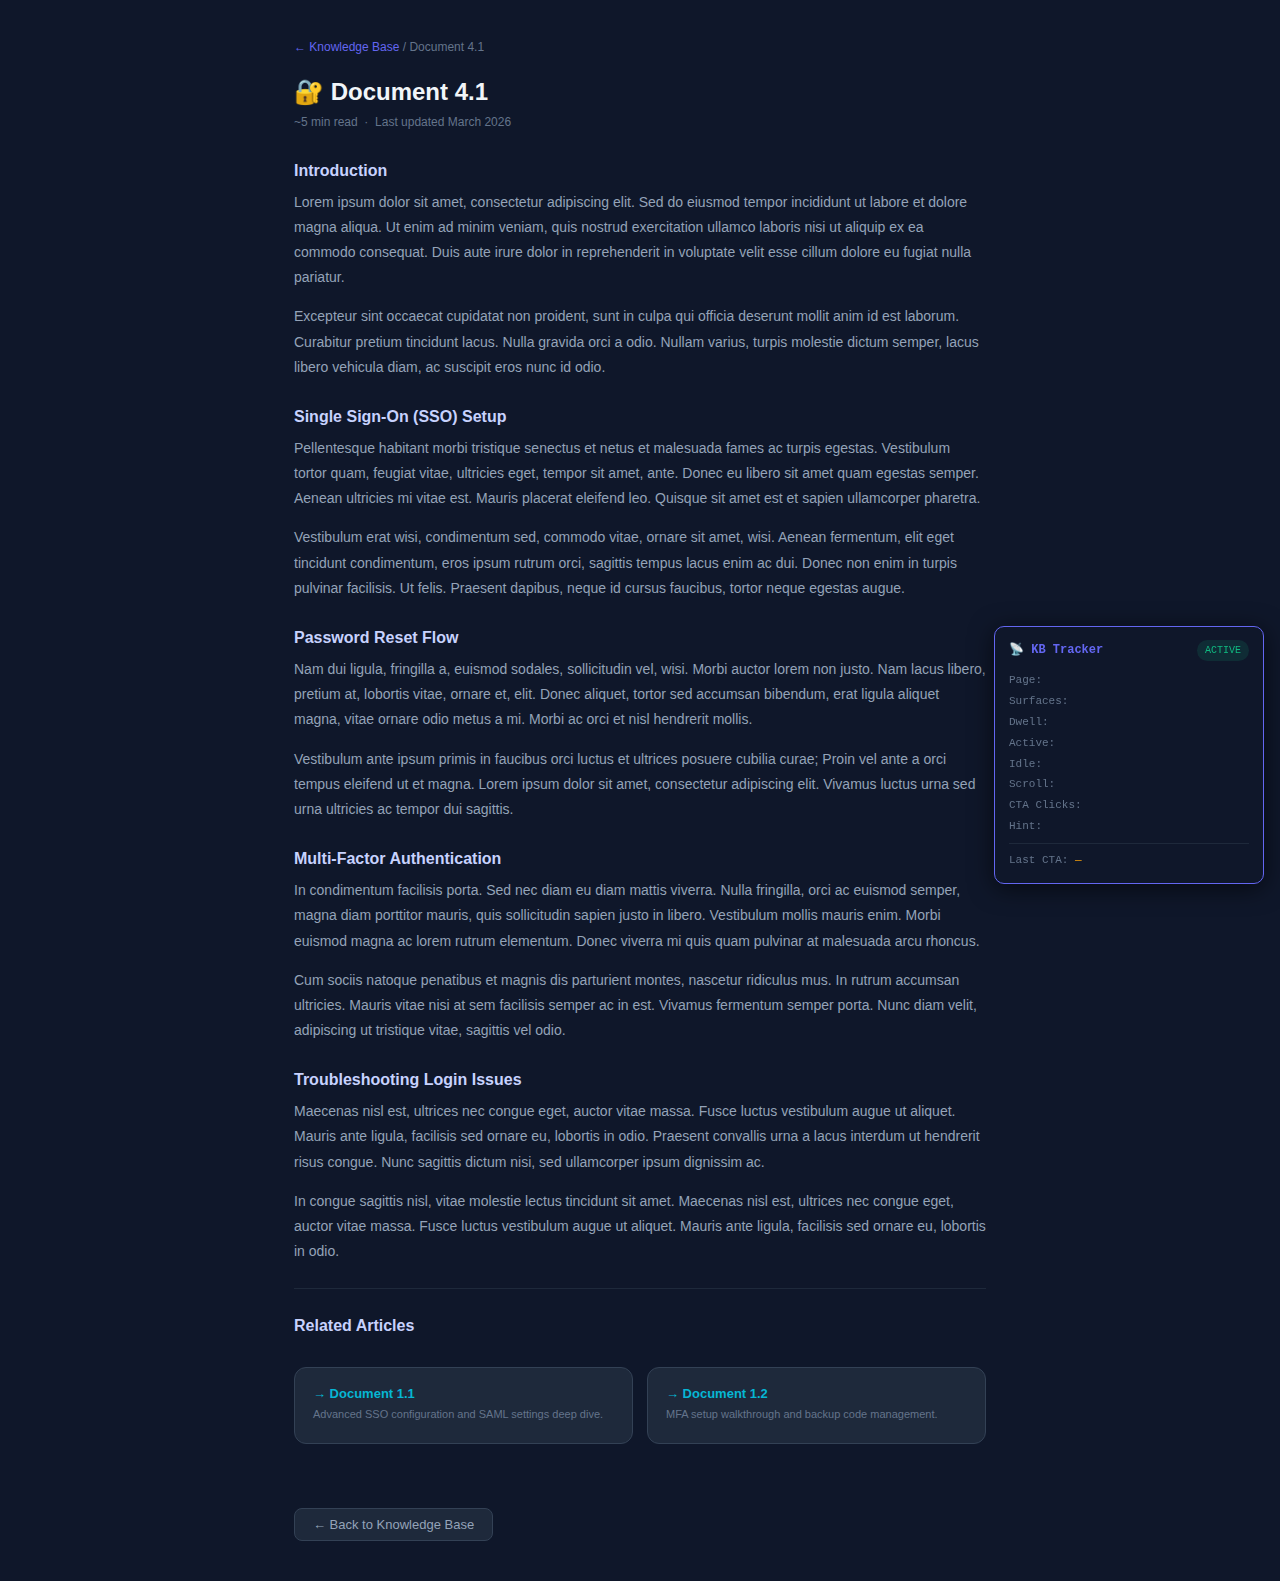
<file: document_4.1.html>
<!DOCTYPE html>
<html lang="en">
<head>
  <meta charset="UTF-8"/>
  <title>Document One — Authentication Guide</title>
  <style>
    * { box-sizing: border-box; margin: 0; padding: 0; }
    body { font-family: Inter, sans-serif; background: #0f172a; color: #f1f5f9; padding: 40px 24px; max-width: 740px; margin: 0 auto; }
    .breadcrumb { font-size: 12px; color: #64748b; margin-bottom: 24px; }
    .breadcrumb a { color: #6366f1; text-decoration: none; }
    h1  { font-size: 24px; font-weight: 800; margin-bottom: 6px; }
    .meta { font-size: 12px; color: #64748b; margin-bottom: 28px; }
    h2  { font-size: 16px; font-weight: 700; margin: 28px 0 10px; color: #c7d2fe; }
    p   { font-size: 14px; color: #94a3b8; line-height: 1.8; margin-bottom: 14px; }

    /* Sub-doc CTA cards */
    .sub-docs { display: grid; grid-template-columns: 1fr 1fr; gap: 14px; margin: 32px 0; }
    .sub-card {
      background: #1e293b; border: 1px solid #334155; border-radius: 12px;
      padding: 18px; text-decoration: none; color: #f1f5f9;
      display: block; transition: border-color .2s;
    }
    .sub-card:hover { border-color: #06b6d4; }
    .sub-card h3 { font-size: 13px; font-weight: 700; margin-bottom: 4px; color: #06b6d4; }
    .sub-card p  { font-size: 11px; color: #64748b; margin: 0; }

    /* Back button */
    .back-btn {
      display: inline-block; margin-top: 32px;
      background: #1e293b; border: 1px solid #334155;
      color: #94a3b8; text-decoration: none;
      padding: 8px 18px; border-radius: 8px; font-size: 13px;
      transition: border-color .2s;
    }
    .back-btn:hover { border-color: #6366f1; color: #f1f5f9; }

    hr { border: none; border-top: 1px solid #1e293b; margin: 24px 0; }
    /* tracker panel */
    #kb-panel{
      position:fixed; bottom:16px; right:16px; z-index:9999;
      background:#0f172a; color:#f1f5f9; font-family:monospace; font-size:11px;
      border:1px solid #6366f1; border-radius:10px; padding:12px 14px;
      width:270px; box-shadow:0 4px 24px rgba(0,0,0,.6); line-height:1.9;
    }
    #kb-panel .ph{ display:flex; justify-content:space-between; align-items:center; margin-bottom:8px; }
    #kb-panel .pt{ color:#6366f1; font-weight:700; font-size:12px; }
    #kb-panel .ps{ border-radius:20px; padding:1px 8px; font-size:10px; }
    #kb-panel .lbl{ color:#64748b; }
    #kb-panel .sep{ border:none; border-top:1px solid #1e293b; margin:6px 0; }
  </style>
</head>

<!-- 
  CHANGE THESE TWO ATTRIBUTES for each page:
  data-page-id   → unique identifier (used as storage key + PX attribute)
  data-page-title → human readable name shown in tracker panel
-->
<body data-page-id="document_4.1" data-page-title="Document 4.1 — Guide">

  <div class="breadcrumb">
    <a href="docs.html">← Knowledge Base</a> / Document 4.1
  </div>
  <h1>🔐 Document 4.1</h1>
  <p class="meta">~5 min read &nbsp;·&nbsp; Last updated March 2026</p>

  <!-- ── BODY CONTENT (5-min lorem ipsum) ───────────────────── -->
  <h2>Introduction</h2>
  <p>Lorem ipsum dolor sit amet, consectetur adipiscing elit. Sed do eiusmod tempor incididunt ut labore et dolore magna aliqua. Ut enim ad minim veniam, quis nostrud exercitation ullamco laboris nisi ut aliquip ex ea commodo consequat. Duis aute irure dolor in reprehenderit in voluptate velit esse cillum dolore eu fugiat nulla pariatur.</p>
  <p>Excepteur sint occaecat cupidatat non proident, sunt in culpa qui officia deserunt mollit anim id est laborum. Curabitur pretium tincidunt lacus. Nulla gravida orci a odio. Nullam varius, turpis molestie dictum semper, lacus libero vehicula diam, ac suscipit eros nunc id odio.</p>

  <h2>Single Sign-On (SSO) Setup</h2>
  <p>Pellentesque habitant morbi tristique senectus et netus et malesuada fames ac turpis egestas. Vestibulum tortor quam, feugiat vitae, ultricies eget, tempor sit amet, ante. Donec eu libero sit amet quam egestas semper. Aenean ultricies mi vitae est. Mauris placerat eleifend leo. Quisque sit amet est et sapien ullamcorper pharetra.</p>
  <p>Vestibulum erat wisi, condimentum sed, commodo vitae, ornare sit amet, wisi. Aenean fermentum, elit eget tincidunt condimentum, eros ipsum rutrum orci, sagittis tempus lacus enim ac dui. Donec non enim in turpis pulvinar facilisis. Ut felis. Praesent dapibus, neque id cursus faucibus, tortor neque egestas augue.</p>

  <h2>Password Reset Flow</h2>
  <p>Nam dui ligula, fringilla a, euismod sodales, sollicitudin vel, wisi. Morbi auctor lorem non justo. Nam lacus libero, pretium at, lobortis vitae, ornare et, elit. Donec aliquet, tortor sed accumsan bibendum, erat ligula aliquet magna, vitae ornare odio metus a mi. Morbi ac orci et nisl hendrerit mollis.</p>
  <p>Vestibulum ante ipsum primis in faucibus orci luctus et ultrices posuere cubilia curae; Proin vel ante a orci tempus eleifend ut et magna. Lorem ipsum dolor sit amet, consectetur adipiscing elit. Vivamus luctus urna sed urna ultricies ac tempor dui sagittis.</p>

  <h2>Multi-Factor Authentication</h2>
  <p>In condimentum facilisis porta. Sed nec diam eu diam mattis viverra. Nulla fringilla, orci ac euismod semper, magna diam porttitor mauris, quis sollicitudin sapien justo in libero. Vestibulum mollis mauris enim. Morbi euismod magna ac lorem rutrum elementum. Donec viverra mi quis quam pulvinar at malesuada arcu rhoncus.</p>
  <p>Cum sociis natoque penatibus et magnis dis parturient montes, nascetur ridiculus mus. In rutrum accumsan ultricies. Mauris vitae nisi at sem facilisis semper ac in est. Vivamus fermentum semper porta. Nunc diam velit, adipiscing ut tristique vitae, sagittis vel odio.</p>

  <h2>Troubleshooting Login Issues</h2>
  <p>Maecenas nisl est, ultrices nec congue eget, auctor vitae massa. Fusce luctus vestibulum augue ut aliquet. Mauris ante ligula, facilisis sed ornare eu, lobortis in odio. Praesent convallis urna a lacus interdum ut hendrerit risus congue. Nunc sagittis dictum nisi, sed ullamcorper ipsum dignissim ac.</p>
  <p>In congue sagittis nisl, vitae molestie lectus tincidunt sit amet. Maecenas nisl est, ultrices nec congue eget, auctor vitae massa. Fusce luctus vestibulum augue ut aliquet. Mauris ante ligula, facilisis sed ornare eu, lobortis in odio.</p>

  <hr/>

  <!-- ── SUB-DOC CTA CARDS (tracked as CTA clicks) ─────────── -->
  <h2>Related Articles</h2>
  <div class="sub-docs">
    <a class="sub-card" href="document_1.1.html">
      <h3>→ Document 1.1</h3>
      <p>Advanced SSO configuration and SAML settings deep dive.</p>
    </a>
    <a class="sub-card" href="document_1.2.html">
      <h3>→ Document 1.2</h3>
      <p>MFA setup walkthrough and backup code management.</p>
    </a>
  </div>

  <a class="back-btn" href="docs.html">← Back to Knowledge Base</a>

  <div id="kb-panel">
    <div class="ph">
      <span class="pt">📡 KB Tracker</span>
      <span class="ps" id="ps" style="background:#10b98122;color:#10b981">ACTIVE</span>
    </div>
    <div><span class="lbl">Page: </span><span id="p-title"></span></div>
    <div><span class="lbl">Surfaces: </span><span id="p-surf"></span></div>
    <div><span class="lbl">Dwell: </span><span id="p-dwell"></span></div>
    <div><span class="lbl">Active: </span><span id="p-active"></span></div>
    <div><span class="lbl">Idle: </span><span id="p-idle"></span></div>
    <div><span class="lbl">Scroll: </span><span id="p-scroll"></span></div>
    <div><span class="lbl">CTA Clicks: </span><span id="p-cta"></span></div>
    <div><span class="lbl">Hint: </span><span id="p-hint"></span></div>
    <hr class="sep"/>
    <div><span class="lbl">Last CTA: </span><span id="p-lastcta" style="color:#f59e0b">—</span></div>
  </div>

  <script>
    (function () {
      const PAGE_ID    = document.body.dataset.pageId    || location.pathname;
      const PAGE_TITLE = document.body.dataset.pageTitle || document.title;
      const IDLE_MS    = 30000;
      const BOUNCE_MS  = 3000;
      const STORE_KEY  = 'kb_' + PAGE_ID;

      // ── state
      const t = {
        surfaceTime:   Date.now(),
        activeStart:   Date.now(),
        totalActiveMs: 0,
        isActive:      true,
        idleTimer:     null,
        maxScroll:     0,
        scrollDone:    new Set(),
        ctaClicks:     [],
      };

      // surface count (persisted across revisits in same browser session)
      let stored = {};
      try { stored = JSON.parse(sessionStorage.getItem(STORE_KEY) || '{}'); } catch(_){}
      const surfaceCount = (stored.surfaceCount || 0) + 1;

      // ── helpers
      const scrollPct = () => {
        const d = document.documentElement;
        const s = d.scrollTop || document.body.scrollTop;
        const h = d.scrollHeight - d.clientHeight;
        return h > 0 ? Math.round(s / h * 100) : 100;
      };

      const pause = () => {
        if (!t.isActive) return;
        t.totalActiveMs += Date.now() - t.activeStart;
        t.isActive = false;
      };

      const resume = () => {
        if (t.isActive) return;
        t.activeStart = Date.now();
        t.isActive = true;
      };

      const resetIdle = () => {
        resume();
        clearTimeout(t.idleTimer);
        t.idleTimer = setTimeout(pause, IDLE_MS);
      };

      // ── build the variable object (this is what goes to PX)
      const summary = () => {
        pause();
        const dMs  = Date.now() - t.surfaceTime;
        const aMs  = t.totalActiveMs;
        const obj  = {
          pageId:          PAGE_ID,
          pageTitle:       PAGE_TITLE,
          url:             location.href,
          surfaceCount:    surfaceCount,
          referrer:        document.referrer || 'direct',
          dwellSec:        Math.round(dMs / 1000),
          activeTimeSec:   Math.round(aMs / 1000),
          idleTimeSec:     Math.round((dMs - aMs) / 1000),
          maxScrollPct:    t.maxScroll,
          scrollMilestones:[...t.scrollDone],
          ctaClicks:       t.ctaClicks,
          ctaClickCount:   t.ctaClicks.length,
          resolutionHint:  dMs < BOUNCE_MS        ? 'bounce'
                         : aMs/1000 >= 30 && t.maxScroll >= 50 ? 'likely_read'
                         : 'partial_read',
        };
        resume(); // restart after pause
        return obj;
      };

      // ── events
      ['mousemove','keydown','scroll','click','touchstart'].forEach(e =>
        document.addEventListener(e, resetIdle, { passive: true })
      );
      document.addEventListener('visibilitychange', () =>
        document.hidden ? pause() : resume()
      );
      window.addEventListener('blur',  pause);
      window.addEventListener('focus', resume);

      // scroll depth milestones
      window.addEventListener('scroll', () => {
        const p = scrollPct();
        t.maxScroll = Math.max(t.maxScroll, p);
        [25,50,75,100].forEach(s => {
          if (p >= s && !t.scrollDone.has(s)) t.scrollDone.add(s);
        });
      }, { passive: true });

      // CTA click — any <a> or <button>
      document.addEventListener('click', e => {
        const el = e.target.closest('a, button');
        if (!el) return;
        const click = {
          label:    (el.innerText || el.getAttribute('aria-label') || 'unknown').trim().slice(0,60),
          href:     el.href || null,
          tag:      el.tagName.toLowerCase(),
          activeSec:Math.round(t.totalActiveMs / 1000),
          time:     new Date().toISOString(),
        };
        t.ctaClicks.push(click);
        console.log('%c[KB] CTA clicked', 'color:#f59e0b;font-weight:bold', click);
      });

      // page exit — save + console summary
      const onExit = () => {
        const s = summary();
        s.surfaceCount = surfaceCount;
        try { sessionStorage.setItem(STORE_KEY, JSON.stringify(s)); } catch(_){}
        if (s.dwellSec * 1000 < BOUNCE_MS) return;
        console.group('%c[KB Tracker] Session End — ' + PAGE_TITLE, 'color:#6366f1;font-size:13px;font-weight:bold');
        console.table({
          'Page':           s.pageTitle,
          'Surfaces':       s.surfaceCount,
          'Dwell (s)':      s.dwellSec,
          'Active (s)':     s.activeTimeSec,
          'Idle (s)':       s.idleTimeSec,
          'Scroll %':       s.maxScrollPct,
          'CTA Clicks':     s.ctaClickCount,
          'Resolution':     s.resolutionHint,
        });
        console.log('CTA detail:', s.ctaClicks);
        console.log('→ Full object for aptrinsic():', s);
        console.groupEnd();
      };
      window.addEventListener('pagehide',     onExit);
      window.addEventListener('beforeunload', onExit);

      // ── update panel every second
      const $ = id => document.getElementById(id);
      setInterval(() => {
        const s = summary();
        const hc = s.resolutionHint === 'likely_read' ? '#10b981'
                 : s.resolutionHint === 'partial_read' ? '#f59e0b' : '#ef4444';
        $('p-title').textContent  = s.pageTitle;
        $('p-surf').textContent   = s.surfaceCount;
        $('p-dwell').textContent  = s.dwellSec + 's';
        $('p-active').textContent = s.activeTimeSec + 's';
        $('p-idle').textContent   = s.idleTimeSec + 's';
        $('p-scroll').textContent = s.maxScrollPct + '% ' + (s.scrollMilestones.length ? '(' + s.scrollMilestones.join(',') + '%)' : '');
        $('p-cta').textContent    = s.ctaClickCount;
        $('p-hint').innerHTML     = `<span style="color:${hc}">${s.resolutionHint}</span>`;
        $('ps').textContent       = t.isActive ? 'ACTIVE' : 'IDLE';
        $('ps').style.color       = t.isActive ? '#10b981' : '#f59e0b';
        const last = s.ctaClicks.at(-1);
        $('p-lastcta').textContent = last ? last.label : '—';
      }, 1000);

      resetIdle();

      // expose globally for console testing: window.kbTracker.getSummary()
      window.kbTracker = { getSummary: summary };

      console.log('%c[KB Tracker] Ready on: ' + PAGE_TITLE, 'color:#06b6d4;font-weight:bold');
    })();
  </script>
</body>
</html>

<!--
═══════════════════════════════════════════════════
COPY THIS FILE FOR EACH PAGE. CHANGE ONLY:

  document_two.html
    data-page-id="document_two"
    data-page-title="Document Two — Billing Guide"
    Sub-docs → document_2.1.html
    breadcrumb text

  document_three.html
    data-page-id="document_three"
    data-page-title="Document Three — Features Guide"
    Sub-docs → document_3.1.html

  document_four.html
    data-page-id="document_four"
    data-page-title="Document Four — Release Notes"
    Sub-docs → document_4.1.html

  document_1.1.html / 1.2 / 2.1 / 3.1 / 4.1
    data-page-id="document_1.1"  (etc.)
    data-page-title="Document 1.1 — SSO Advanced"
    Remove sub-docs section
    Breadcrumb: KB / Document One / Document 1.1
═══════════════════════════════════════════════════
-->
</file>
<file: css/Style.css>
body {
  background: #F4f4f4;
  margin: 0;
  font-family: 'Montserrat';
}

.Link-title {
  text-decoration: none;
  font-size: 26px;
  color: #444444;

}

.headerlogin {
  font-size: 24px;
}

.container {
  background: #FFF;
  margin: 0 auto;
  width: 780px;
}

.header {
  padding: 45px 0 20px 40px;
  border: 2px solid black;
}

.menu {
  background: #3b7687;
  padding: 6px 0px 6px 40px;
}

.menu a {
  color: #c5d6db;
  text-decoration: none;
  font-size: 14px;
  font-family: 'Montserrat';
}

.menu a:hover {
  color: #ecf2f3;
}


aside {
  float: left;
  width: 120px;
  padding: 30px 0px 0px 40px;
}

h1 {
  margin: 0px;
  color: #869843;
  font-size: 24px;
  font-family: "Montserrat";
  font-weight: Normal;
}

h2 {
  margin: 20px 0 5px 0;
  color: #3b7687;
  font-size: 15px;

}

.main {
  margin: 0 0 0 150px;
  padding: 35px 40px 30px 0;
  font-family: "Montserrat";
  color: #444444;
  font-size: 13px;
  line-height: 18px;
  text-align: justify;

}

#home-image img {
  width: 100%;
}

.main a:hover {
  color: #444444;
}

footer {
  padding: 6px 40px 6px 40px;
  background: #6d6d6d;
  font-family: "Montserrat";
  font-size: 11px;
  text-align: justify;

}

footer a {
  text-decoration: none;
  color: #262626;

}

.seperator {
  color: #FFFFFF;
  font-size: 11px;

}

/******* About Page Styles******/

#about-page #home-image img {

  width: 60%;
  float: left;
  margin-bottom: 20px;

}

#about-page #Profile-info {
  float: right;
  margin: 1px;
}

#about-page .description {
  clear: both;
}

/*********************** Conatct Page**********************/

#contact #form {
  width: 500px;
  border: 2px solid black;
  padding: 20px 45px 15px 15px;
  margin: 0 auto;

  /* background-color: white; */
  /* box-shadow: 0 0 black; */
}

.page-heading {
  text-align: center;
  margin-bottom: 20px;
}

#contact #form input {

  width: 100%;
  border-radius: 5px;
  height: 20px;
  background: whitesmoke;

}

#contact #form #message {

  width: 100%;
  border-radius: 5px;
  background: whitesmoke;

}

#contact #form #submit {
  background: rgb(59, 118, 135);
  height: 30px;
  width: 500px;
  align-content: center;
}


/*Dropdown*/

#demo {
  margin: 30px 0 50px 0;
  font-family: Montserrat Neue, Helvetica, Arial, sans-serif;
}

#demo .wrapper {
  display: inline-block;
  width: 180px;
  margin: 0 10px 0 0;
  height: 20px;
  position: relative;
}

#demo .parent {
  height: 100%;
  width: 100%;
  display: block;
  cursor: pointer;
  line-height: 30px;
  height: 30px;
  border-radius: 5px;
  background: #F9F9F9;
  border: 1px solid #AAA;
  border-bottom: 1px solid #777;
  color: #282D31;
  font-weight: bold;
  z-index: 2;
  position: relative;
  -webkit-transition: border-radius .1s linear, background .1s linear, z-index 0s linear;
  -webkit-transition-delay: .8s;
  text-align: center;
}

#demo .parent:hover,
#demo .content:hover~.parent {
  background: #fff;
  -webkit-transition-delay: 0s, 0s, 0s;
}

#demo .content:hover~.parent {
  border-bottom-left-radius: 0;
  border-bottom-right-radius: 0;
  z-index: 0;
}

#demo .content {
  position: absolute;
  top: 0;
  display: block;
  z-index: 1;
  height: 0;
  width: 180px;
  padding-top: 30px;
  -webkit-transition: height .5s ease;
  -webkit-transition-delay: .4s;
  border: 1px solid #777;
  border-radius: 5px;
  box-shadow: 0 1px 2px rgba(0, 0, 0, .4);
}

#demo .wrapper:active .content {
  height: 123px;
  z-index: 3;
  -webkit-transition-delay: 0s;
}

#demo .content:hover {
  height: 123px;
  z-index: 3;
  -webkit-transition-delay: 0s;
}


#demo .content ul {
  background: #fff;
  margin: 0;
  padding: 0;
  overflow: hidden;
  height: 100%;
  border-bottom-left-radius: 5px;
  border-bottom-right-radius: 5px;
}

#demo .content ul a {
  text-decoration: none;
}

#demo .content li:hover {
  background: #eee;
  color: #333;
}

#demo .content li {
  list-style: none;
  text-align: left;
  color: #888;
  font-size: 14px;
  line-height: 30px;
  height: 30px;
  padding-left: 10px;
  border-top: 1px solid #ccc;
}

#demo .content li:last-of-type {
  border-bottom-left-radius: 5px;
  border-bottom-right-radius: 5px;
}


.Report {
  background-color: rgb(59, 118, 135);
  height: 140px;
  Width: 80%;
  text-align: left;
  font-size: 50px;
  color: whitesmoke;
}

.testclass1 {
  color: red;
}

.testclass2 {
  background-color: #06f263;
}

.test_glassdoor {

  border: 1px solid transparent;
  border-radius: 3px;
  font-weight: bold;
  font-size: 15px;
  cursor: pointer;
  display: inline-block;
  line-height: 1.6;
  user-select: none;
  vertical-align: middle;
  transition: color 0.2s ease-out 0s, background-color 0.2s ease-out 0s;
  font-family: Montserrat;
  white-space: nowrap;
  overflow: hidden;
  text-overflow: ellipsis;
  min-width: 88px;
  color: rgb(2, 23, 53);
  background-color: transparent;
  padding: 7px 16px;
}

.test_glassdoor_1 {
  color: #116de6 !important;
  margin: 2px !important;
  padding: 2px !important;
}


/*Chargebee- Pricing*/
/** 
   * {
    margin: 0;
    padding: 0;
    -webkit-box-sizing: border-box;
    -moz-box-sizing: border-box;
    box-sizing: border-box;
  }
  
  body {
    background: #2e2a2a;
    color: rgb(255, 255, 255);
    font-size: 62.5%;
    font-family: 'Roboto', Arial, Helvetica, Sans-serif, Verdana;
  }
  
  ul {
    list-style-type: none;
  }
  
  a {
    color: #e95846;
    text-decoration: none;
  }
  
  .pricing-table-title {
    text-transform: uppercase;
    font-weight: 700;
    font-size: 2.6em;
    color: #FFF;
    margin-top: 15px;
    text-align: left;
    margin-bottom: 25px;
    text-shadow: 0 1px 1px rgba(0,0,0,0.4);
  }
  
  .pricing-table-title a {
    font-size: 0.6em;
  }
  
  .clearfix:after {
    content: '';
    display: block;
    height: 0;
    width: 0;
    clear: both;
  }
  /** ========================
   * Pricing
   ============================*/
/*
   .pricing-wrapper {
    width: 960px;
    margin: 40px auto 0;
  }
  
  .pricing-table {
    margin: 0 10px;
    text-align: center;
    width: 300px;
    float: left;
    -webkit-box-shadow: 0 0 15px rgba(0,0,0,0.4);
    box-shadow: 0 0 15px rgba(0,0,0,0.4);
    -webkit-transition: all 0.25s ease;
    -o-transition: all 0.25s ease;
    transition: all 0.25s ease;
  }
  
  .pricing-table:hover {
    -webkit-transform: scale(1.06);
    -ms-transform: scale(1.06);
    -o-transform: scale(1.06);
    transform: scale(1.06);
  }
  
  .pricing-title {
    color: #FFF;
    background: #e95846;
    padding: 20px 0;
    font-size: 2em;
    text-transform: uppercase;
    text-shadow: 0 1px 1px rgba(0,0,0,0.4);
  }
  
  .pricing-table.recommended .pricing-title {
    background: #2db3cb;
  }
  
  .pricing-table.recommended .pricing-action {
    background: #2db3cb;
  }
  
  .pricing-table .price {
    background: #403e3d;
    font-size: 3.4em;
    font-weight: 700;
    padding: 20px 0;
    text-shadow: 0 1px 1px rgba(0,0,0,0.4);
  }
  
  .pricing-table .price sup {
    font-size: 0.4em;
    position: relative;
    left: 5px;
  }
  
  .table-list {
    background: #FFF;
    color: #403d3a;
  }
  
  .table-list li {
    font-size: 1.4em;
    font-weight: 700;
    padding: 12px 8px;
  }
  
  .table-list li:before {
    /*content: "\f00c";*/

/* 
    font-family: 'FontAwesome';
    color: #3fab91;
    display: inline-block;
    position: relative;
    right: 5px;
    font-size: 16px;
  } 
  
  .table-list li span {
    font-weight: 400;
  }
  
  .table-list li span.unlimited {
    color: #FFF;
    background: #e95846;
    font-size: 0.9em;
    padding: 5px 7px;
    display: inline-block;
    -webkit-border-radius: 38px;
    -moz-border-radius: 38px;
    border-radius: 38px;
  }
  
  
  .table-list li:nth-child(2n) {
    background: #F0F0F0;
  }
  
  .table-buy {
    background: #FFF;
    padding: 15px;
    text-align: left;
    overflow: hidden;
  }
  
  .table-buy p {
    float: left;
    color: #37353a;
    font-weight: 700;
    font-size: 2.4em;
  }
  
  .table-buy p sup {
    font-size: 0.5em;
    position: relative;
    left: 5px;
  }
  
  .table-buy .pricing-action {
    float: right;
    color: #FFF;
    background: #e95846;
    padding: 10px 16px;
    -webkit-border-radius: 2px;
    -moz-border-radius: 2px;
    border-radius: 2px;
    font-weight: 700;
    font-size: 1.4em;
    text-shadow: 0 1px 1px rgba(0,0,0,0.4);
    -webkit-transition: all 0.25s ease;
    -o-transition: all 0.25s ease;
    transition: all 0.25s ease;
  }
  
  .table-buy .pricing-action:hover {
    background: #cf4f3e;
  }
  
  .recommended .table-buy .pricing-action:hover {
    background: #228799;  
  }
  
  /** ================
   * Responsive
   ===================*/

@media only screen and (min-width: 768px) and (max-width: 959px) {
  .pricing-wrapper {
    width: 768px;
  }

  .pricing-table {
    width: 236px;
  }

  .table-list li {
    font-size: 1.3em;
  }

}

@media only screen and (max-width: 767px) {
  .pricing-wrapper {
    width: 420px;
  }

  .pricing-table {
    display: block;
    float: none;
    margin: 0 0 20px 0;
    width: 100%;
  }
}

@media only screen and (max-width: 479px) {
  .pricing-wrapper {
    width: 300px;
  }
}


.our_button {
  display: inline-block;
  border: none;
  padding: 1rem 2rem;
  margin: 0;
  text-decoration: none;
  background: #0069ed;
  color: #ffffff;
  font-family: Montserrat;
  font-size: 1rem;
  line-height: 1;
  cursor: pointer;
  text-align: center;
  transition: background 250ms ease-in-out, transform 150ms ease;
  -webkit-appearance: none;
  -moz-appearance: none;
}

our_button:hover,
our_button:focus {
  background: #0053ba;
}

our_button:focus {
  outline: 1px solid #fff;
  outline-offset: -4px;
}

/** Hot keys CSS**/


/**CSS for In App Support Feedback Button**/

.open-button {
  background-color: #3b7687;
  border-radius: 100px;
  color: white;
  padding: 16px 20px;
  border: none;
  cursor: pointer;
  opacity: 0.8;
  position: absolute;
  top: 15px;
  right: 350px;
  width: 150px;
}

.form-popup {
  display: none;
  position: absolute;
  top: 5;
  right: 350px;
  border: 3px solid #f1f1f1;
  z-index: 9;
}

.Sform-container {
  max-width: 300px;
  padding: 50px;
  background-color: white;
}

.Sform-container input[type=text],
#category {
  width: 100%;
  padding: 15px;
  margin: 5px 0 22px 0;
  border: none;
  background: #f1f1f1;
}

/* When the inputs get focus, do something */
.Sform-container input[type=text]:focus,
#category {
  background-color: #ddd;
  outline: none;
}

/* Set a style for the submit/login button */
.Sform-container .btn {
  background-color: #04AA6D;
  color: white;
  padding: 16px 20px;
  border: none;
  cursor: pointer;
  width: 100%;
  margin-bottom: 10px;
  opacity: 0.8;
}

/* Add a red background color to the cancel button */
.Sform-container .cancel {
  background-color: red;
}


/* Search Container*/
.search-container {
  float: right;
}

input[type=text] {
  padding: 6px;
  margin-top: 8px;
  font-size: 17px;
  border: none;
}

.search-container button {
  float: right;
  padding: 6px 10px;
  margin-top: 8px;
  margin-right: 16px;
  background: #ddd;
  font-size: 17px;
  border: none;
  cursor: pointer;
}

.search-container button:hover {
  background: #ccc;
}

@media screen and (max-width: 900px) {
  .search-container {
    float: none;
  }

  a,
  input[type=text],
  .search-container button {
    float: none;
    display: block;
    text-align: left;
    width: 100%;
    margin: 0;
    padding: 14px;
  }

  input[type=text] {
    border: 15px solid #080202;
  }
}
</file>
